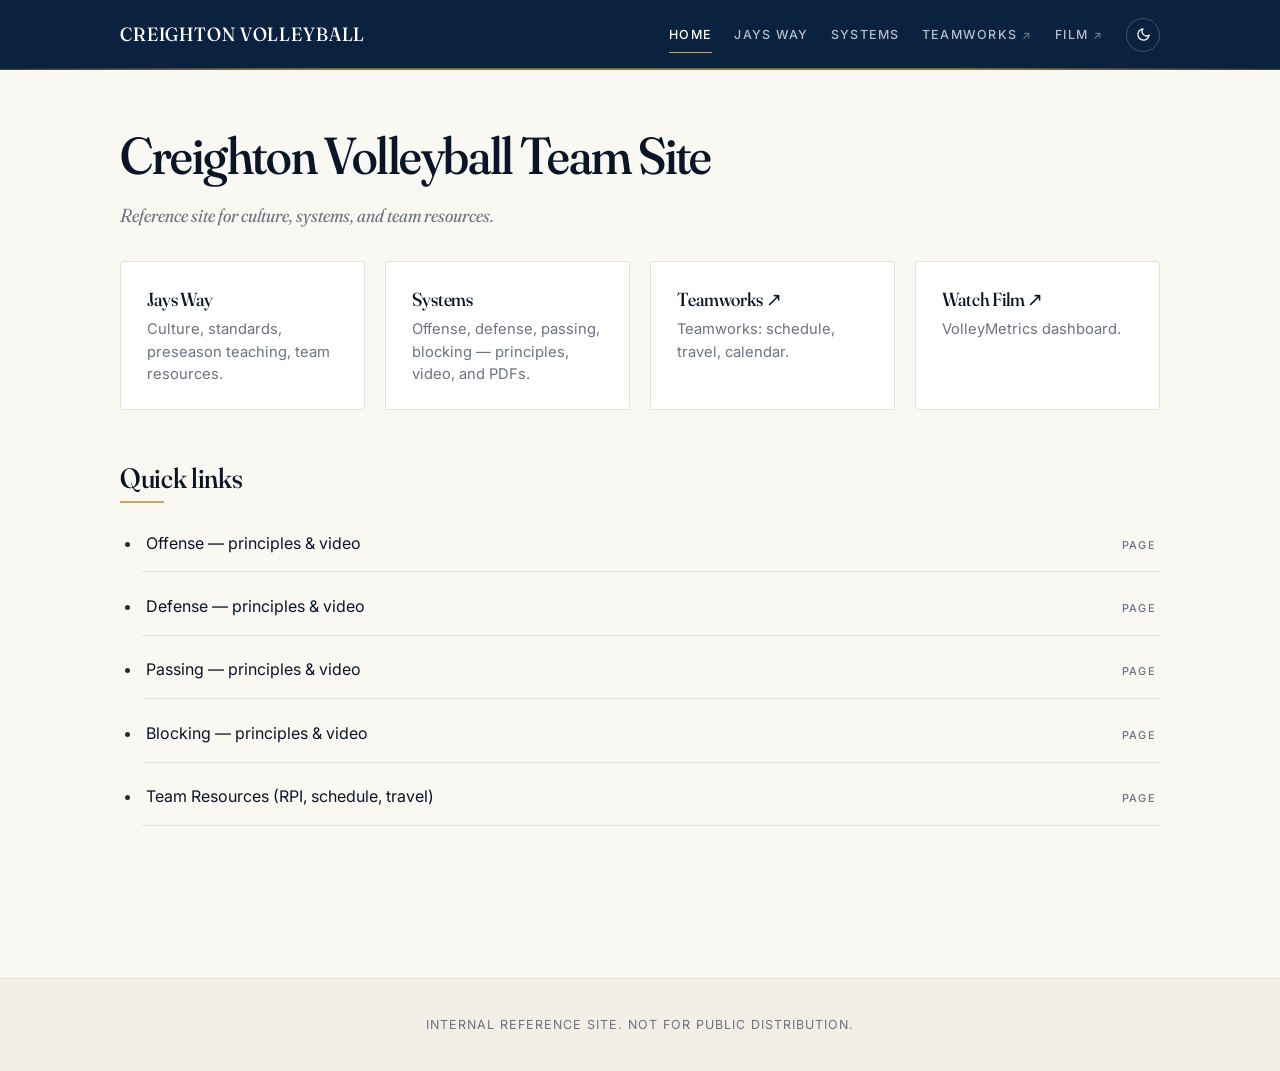
<file: index.html>
<!doctype html>
<html lang="en">
<head>
<meta charset="utf-8">
<meta name="viewport" content="width=device-width,initial-scale=1">
<title>Creighton Volleyball — Team Page</title>
<meta name="robots" content="noindex,nofollow">
<link rel="preconnect" href="https://fonts.googleapis.com">
<link rel="preconnect" href="https://fonts.gstatic.com" crossorigin>
<link rel="stylesheet" href="style.css">
<script>(function(){try{var s=localStorage.getItem('cu-vb-theme');var p=window.matchMedia('(prefers-color-scheme: dark)').matches;document.documentElement.setAttribute('data-theme',s||(p?'dark':'light'));}catch(e){}})();</script>
</head>
<body>

<header class="site-header">
  <div class="wrap">
    <a href="index.html" class="brand">Creighton Volleyball</a>
    <div class="nav-right">
      <nav class="site-nav" aria-label="Primary">
        <a href="index.html" class="active">Home</a>
        <a href="jays-way.html">Jays Way</a>
        <a href="systems.html">Systems</a>
        <a href="https://creighton.teamworksapp.com/calendar/view" class="ext" target="_blank" rel="noopener">Teamworks</a>
        <a href="https://portal.volleymetrics.hudl.com/#/portal/dashboard" class="ext" target="_blank" rel="noopener">Film</a>
      </nav>
      <button class="theme-toggle" type="button" aria-label="Toggle dark mode" title="Toggle theme">
        <svg class="icon-moon" viewBox="0 0 24 24" fill="none" stroke="currentColor" stroke-width="2" stroke-linecap="round" stroke-linejoin="round" aria-hidden="true"><path d="M21 12.79A9 9 0 1 1 11.21 3 7 7 0 0 0 21 12.79z"/></svg>
        <svg class="icon-sun" viewBox="0 0 24 24" fill="none" stroke="currentColor" stroke-width="2" stroke-linecap="round" stroke-linejoin="round" aria-hidden="true"><circle cx="12" cy="12" r="4"/><path d="M12 2v2M12 20v2M4.93 4.93l1.41 1.41M17.66 17.66l1.41 1.41M2 12h2M20 12h2M4.93 19.07l1.41-1.41M17.66 6.34l1.41-1.41"/></svg>
      </button>
    </div>
  </div>
</header>

<main>
  <h1>Creighton Volleyball Team Site</h1>
  <p class="lede">Reference site for culture, systems, and team resources.</p>

  <div class="grid">
    <a class="card" href="jays-way.html">
      <h3>Jays Way</h3>
      <p>Culture, standards, preseason teaching, team resources.</p>
    </a>
    <a class="card" href="systems.html">
      <h3>Systems</h3>
      <p>Offense, defense, passing, blocking — principles, video, and PDFs.</p>
    </a>
    <a class="card" href="https://creighton.teamworksapp.com/calendar/view" target="_blank" rel="noopener">
      <h3>Teamworks ↗</h3>
      <p>Teamworks: schedule, travel, calendar.</p>
    </a>
    <a class="card" href="https://portal.volleymetrics.hudl.com/#/portal/dashboard" target="_blank" rel="noopener">
      <h3>Watch Film ↗</h3>
      <p>VolleyMetrics dashboard.</p>
    </a>
  </div>

  <h2>Quick links</h2>
  <ul class="resources">
    <li><a href="offense.html"><span>Offense — principles & video</span><span class="type">Page</span></a></li>
    <li><a href="defense.html"><span>Defense — principles & video</span><span class="type">Page</span></a></li>
    <li><a href="passing.html"><span>Passing — principles & video</span><span class="type">Page</span></a></li>
    <li><a href="blocking.html"><span>Blocking — principles & video</span><span class="type">Page</span></a></li>
    <li><a href="team-resources.html"><span>Team Resources (RPI, schedule, travel)</span><span class="type">Page</span></a></li>
  </ul>
</main>

<footer class="site-footer">Internal reference site. Not for public distribution.</footer>
<script src="theme.js"></script>
</body>
</html>
</file>
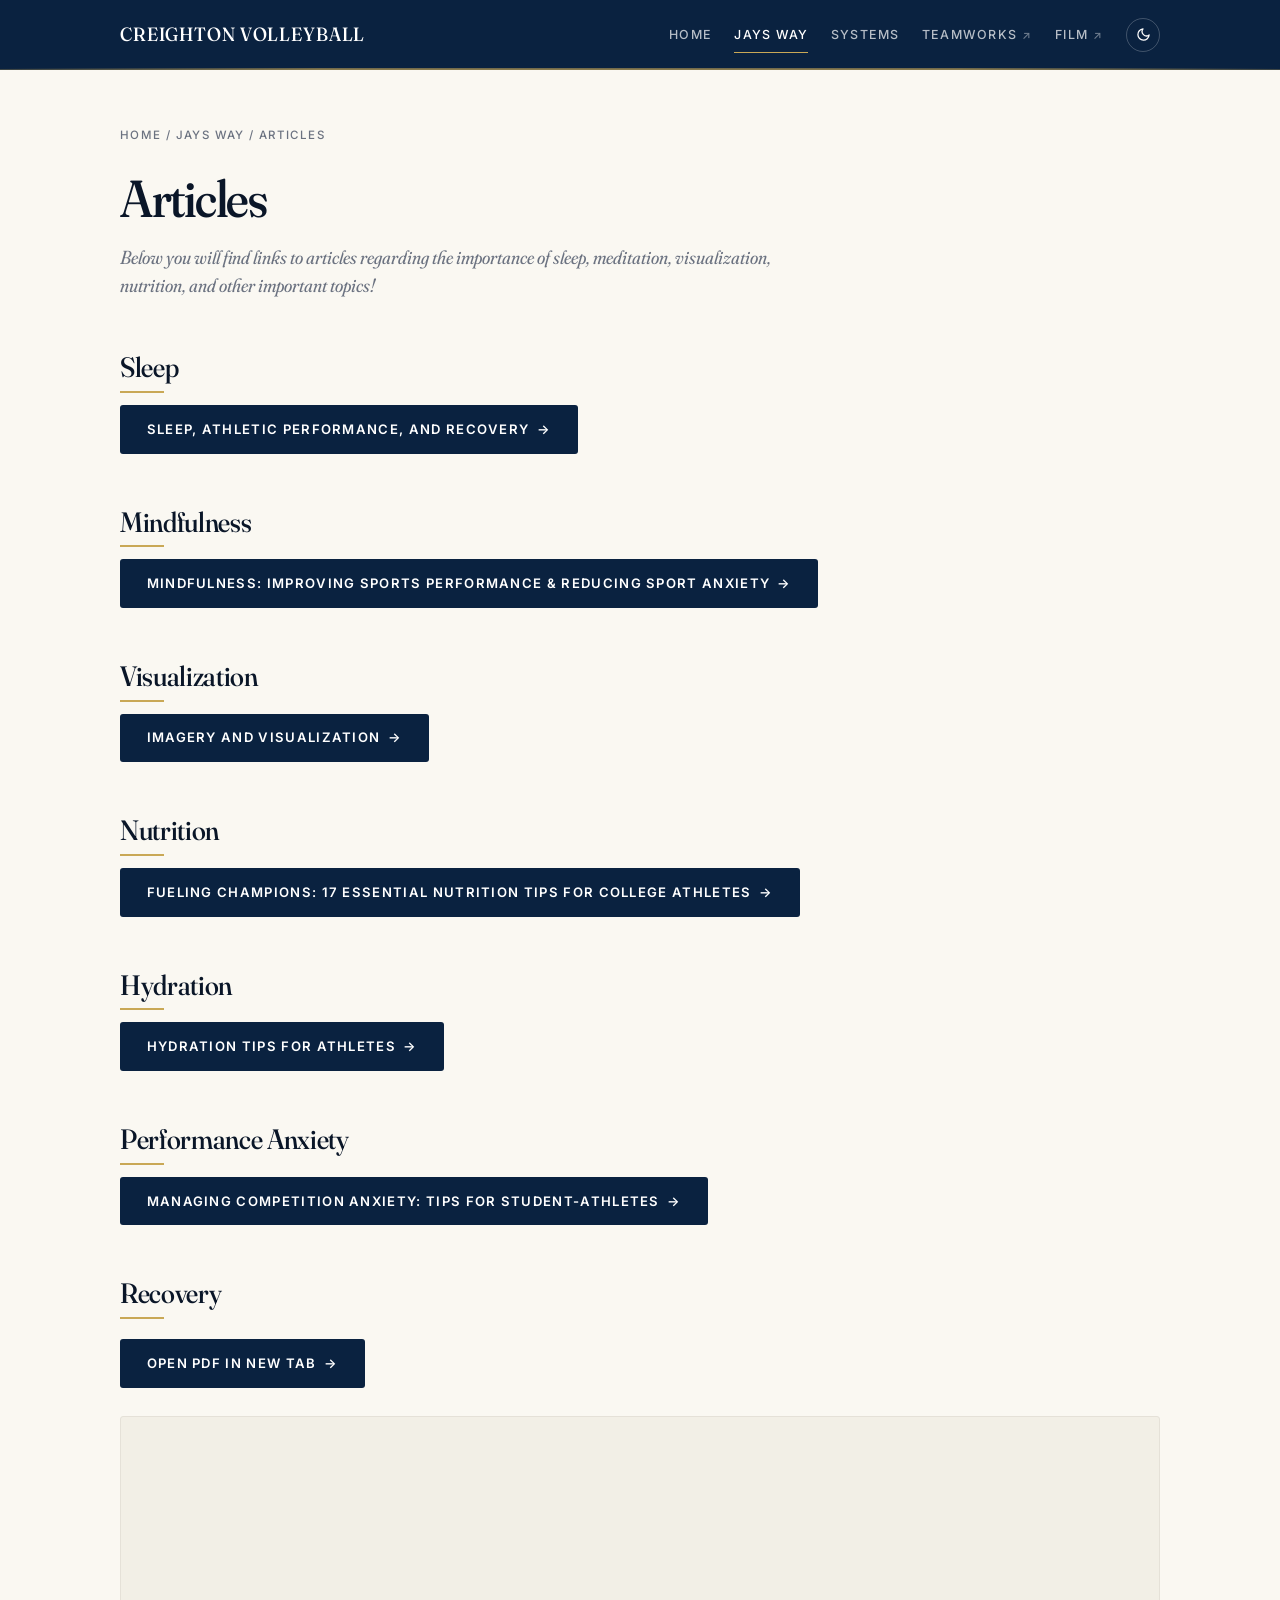
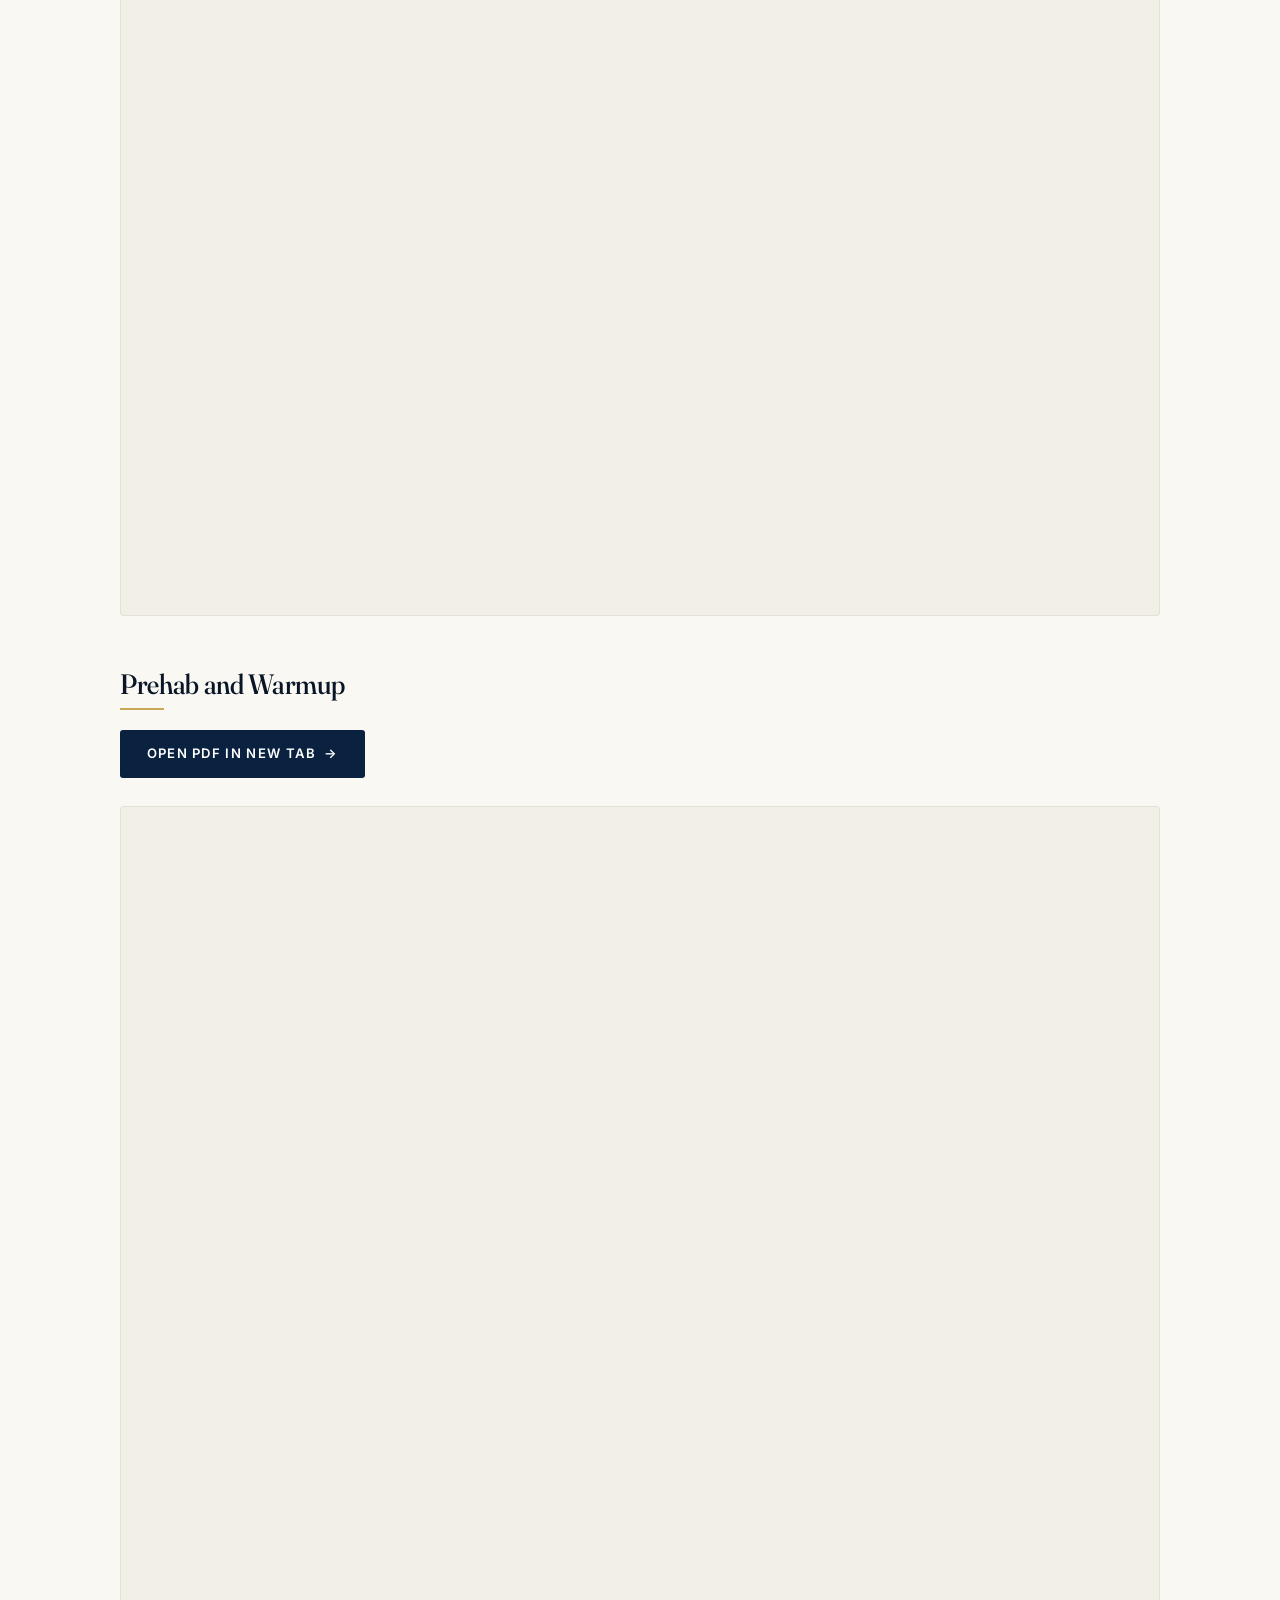
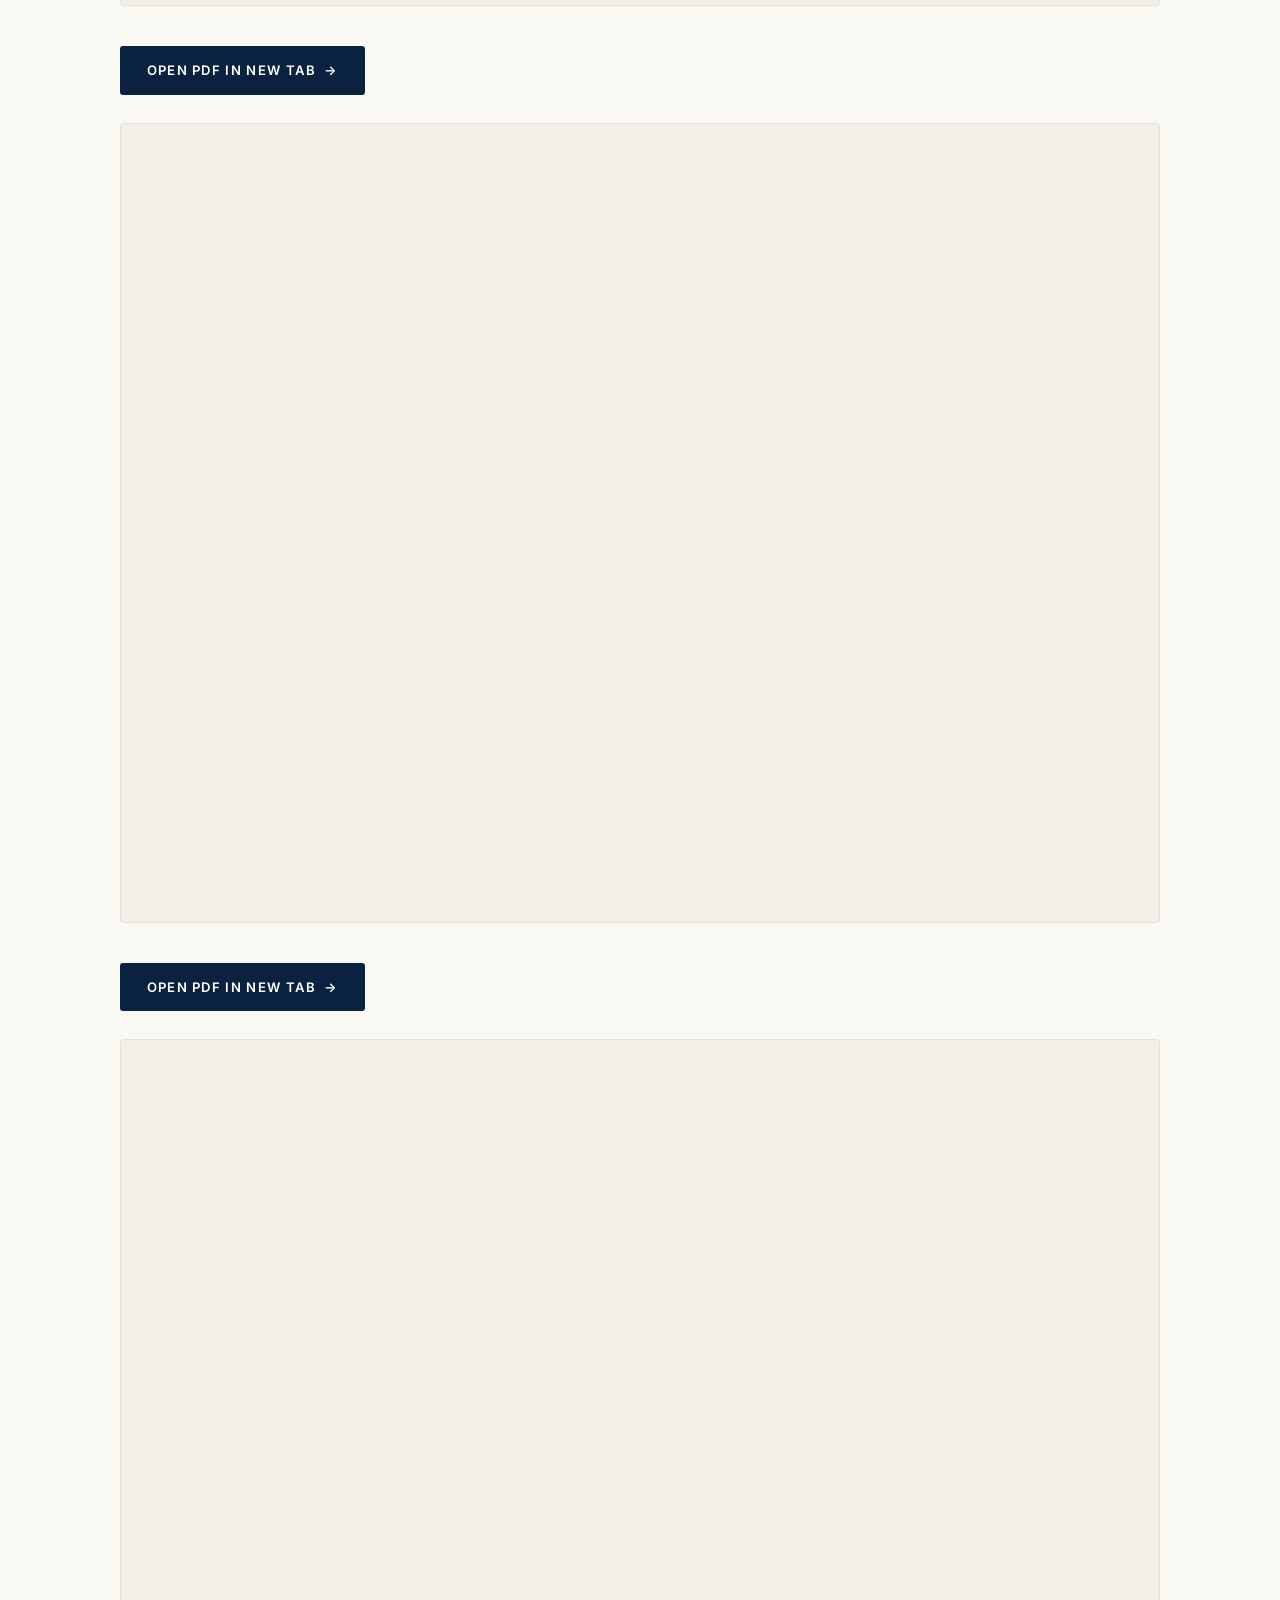
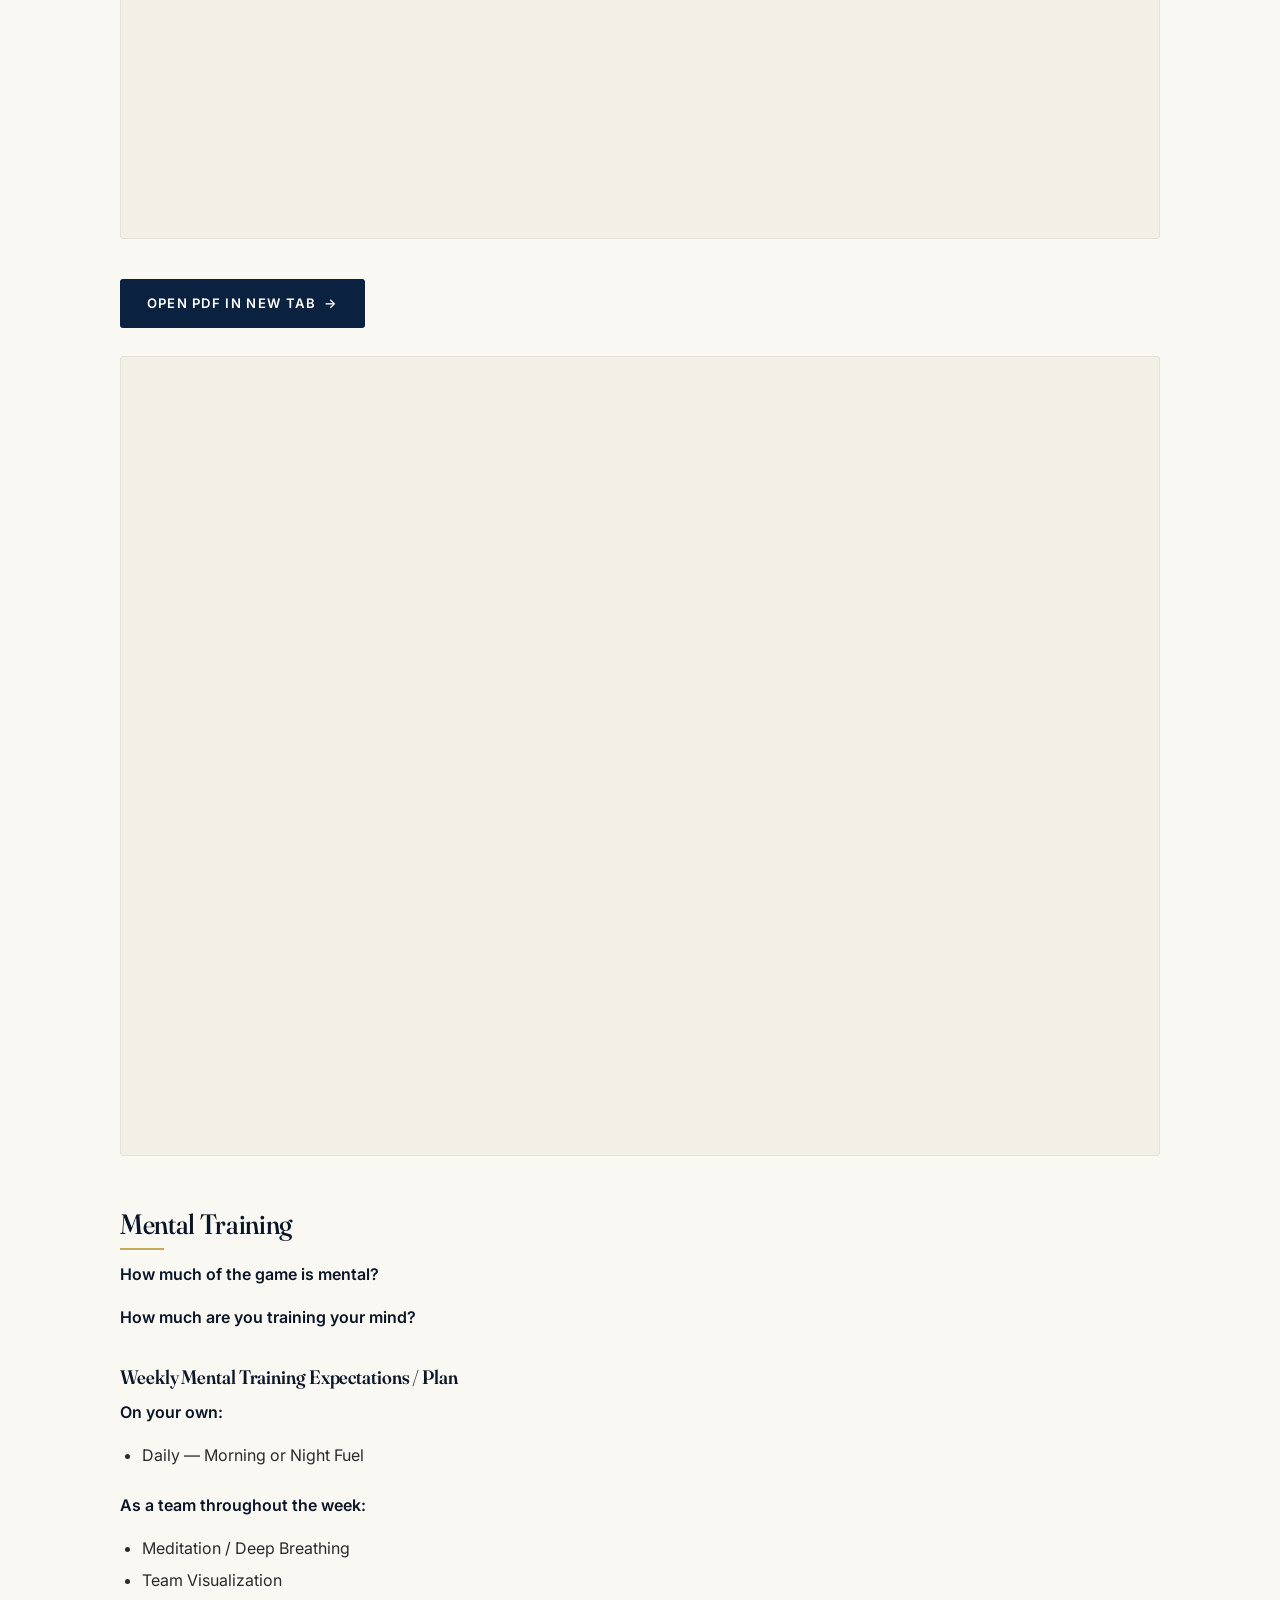
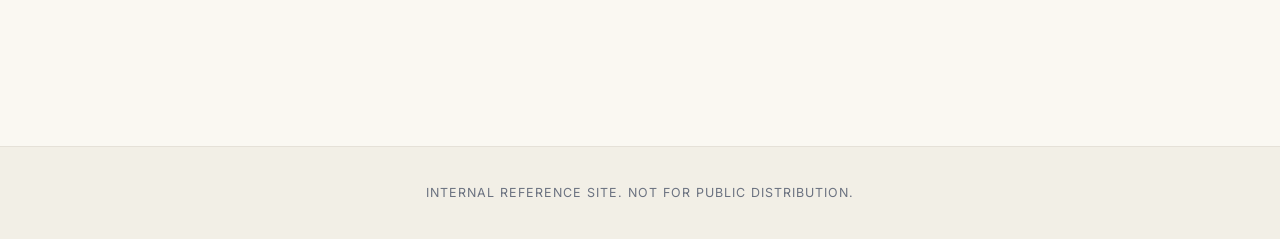
<file: articles.html>
<!doctype html>
<html lang="en">
<head>
<meta charset="utf-8">
<meta name="viewport" content="width=device-width,initial-scale=1">
<title>Articles — Jays Way</title>
<meta name="robots" content="noindex,nofollow">
<link rel="preconnect" href="https://fonts.googleapis.com">
<link rel="preconnect" href="https://fonts.gstatic.com" crossorigin>
<link rel="stylesheet" href="style.css">
<script>(function(){try{var s=localStorage.getItem('cu-vb-theme');var p=window.matchMedia('(prefers-color-scheme: dark)').matches;document.documentElement.setAttribute('data-theme',s||(p?'dark':'light'));}catch(e){}})();</script>
</head>
<body>

<header class="site-header">
  <div class="wrap">
    <a href="index.html" class="brand">Creighton Volleyball</a>
    <div class="nav-right">
      <nav class="site-nav" aria-label="Primary">
        <a href="index.html">Home</a>
        <a href="jays-way.html"class="active">Jays Way</a>
        <a href="systems.html">Systems</a>
        <a href="https://creighton.teamworksapp.com/calendar/view" class="ext" target="_blank" rel="noopener">Teamworks</a>
        <a href="https://portal.volleymetrics.hudl.com/#/portal/dashboard" class="ext" target="_blank" rel="noopener">Film</a>
      </nav>
      <button class="theme-toggle" type="button" aria-label="Toggle dark mode" title="Toggle theme">
        <svg class="icon-moon" viewBox="0 0 24 24" fill="none" stroke="currentColor" stroke-width="2" stroke-linecap="round" stroke-linejoin="round" aria-hidden="true"><path d="M21 12.79A9 9 0 1 1 11.21 3 7 7 0 0 0 21 12.79z"/></svg>
        <svg class="icon-sun" viewBox="0 0 24 24" fill="none" stroke="currentColor" stroke-width="2" stroke-linecap="round" stroke-linejoin="round" aria-hidden="true"><circle cx="12" cy="12" r="4"/><path d="M12 2v2M12 20v2M4.93 4.93l1.41 1.41M17.66 17.66l1.41 1.41M2 12h2M20 12h2M4.93 19.07l1.41-1.41M17.66 6.34l1.41-1.41"/></svg>
      </button>
    </div>
  </div>
</header>

<main>
  <p class="crumbs"><a href="index.html">Home</a> / <a href="jays-way.html">Jays Way</a> / Articles</p>

  <h1>Articles</h1>
  <p class="lede">Below you will find links to articles regarding the importance of sleep, meditation, visualization, nutrition, and other important topics!</p>

  <h2>Sleep</h2>
  <div class="btn-stack">
    <a class="btn" href="assets/pdf/Sleep_Athletic_Performance_and_Recovery.pdf" target="_blank" rel="noopener">Sleep, Athletic Performance, and Recovery</a>
  </div>  
  
  <h2>Mindfulness</h2>
  <div class="btn-stack">
    <a class="btn" href="assets/pdf/Mindfulness.pdf" target="_blank" rel="noopener">Mindfulness: Improving Sports Performance & Reducing Sport Anxiety</a>
  </div>

  <h2>Visualization</h2>
  <div class="btn-stack">
    <a class="btn" href="assets/pdf/Sport_Imagery_Training.pdf" target="_blank" rel="noopener">Imagery and Visualization</a>
  </div>

  <h2>Nutrition</h2>
  <div class="btn-stack">
    <a class="btn" href="assets/pdf/fueling-champions.pdf" target="_blank" rel="noopener">Fueling Champions: 17 Essential Nutrition Tips for College Athletes</a>
  </div>

  <h2>Hydration</h2>
  <div class="btn-stack">
    <a class="btn" href="assets/pdf/hydration.pdf" target="_blank" rel="noopener">Hydration Tips for Athletes</a>
  </div>

  <h2>Performance Anxiety</h2>
  <div class="btn-stack">
    <a class="btn" href="assets/pdf/performance-anxiety.pdf" target="_blank" rel="noopener">Managing Competition Anxiety: Tips for Student-Athletes</a>
  </div>
  
  <h2>Recovery</h2>
  <a class="btn" href="assets/pdf/recovery-packet.pdf" target="_blank" rel="noopener">Open PDF in new tab</a>
  <div class="pdf-embed">
    <iframe src="assets/pdf/recovery-packet.pdf" title="Recovery Packet PDF"></iframe>
  </div>

  <h2>Prehab and Warmup</h2>
  
  <a class="btn" href="assets/pdf/ankle-prehab-and-warmup.pdf" target="_blank" rel="noopener">Open PDF in new tab</a>
  <div class="pdf-embed">
    <iframe src="assets/pdf/ankle-prehab-and-warmup.pdf" title="Ankle Prehab and Warmup"></iframe>
  </div>

  <a class="btn" href="assets/pdf/knee-prehab-and-warmup.pdf" target="_blank" rel="noopener">Open PDF in new tab</a>
  <div class="pdf-embed">
    <iframe src="assets/pdf/knee-prehab-and-warmup.pdf" title="Knee Prehab and Warmup"></iframe>
  </div>

  <a class="btn" href="assets/pdf/shoulder-prehab-and-warmup.pdf" target="_blank" rel="noopener">Open PDF in new tab</a>
  <div class="pdf-embed">
    <iframe src="assets/pdf/shoulder-prehab-and-warmup.pdf" title="Shoulder Prehab and Warmup"></iframe>
  </div>

  <a class="btn" href="assets/pdf/shin-splints.pdf" target="_blank" rel="noopener">Open PDF in new tab</a>
  <div class="pdf-embed">
    <iframe src="assets/pdf/shin-splints.pdf" title="Shin Splints"></iframe>  
  </div>

  <h2>Mental Training</h2>

  <p><strong>How much of the game is mental?</strong></p>
  <p><strong>How much are you training your mind?</strong></p>

  <h3>Weekly Mental Training Expectations / Plan</h3>

  <p><strong>On your own:</strong></p>
  <ul>
    <li>Daily — Morning or Night Fuel</li>
  </ul>

  <p><strong>As a team throughout the week:</strong></p>
  <ul>
    <li>Meditation / Deep Breathing</li>
    <li>Team Visualization</li>
  </ul>        
</main>

<footer class="site-footer">Internal reference site. Not for public distribution.</footer>
<script src="theme.js"></script>
</body>
</html>
</file>
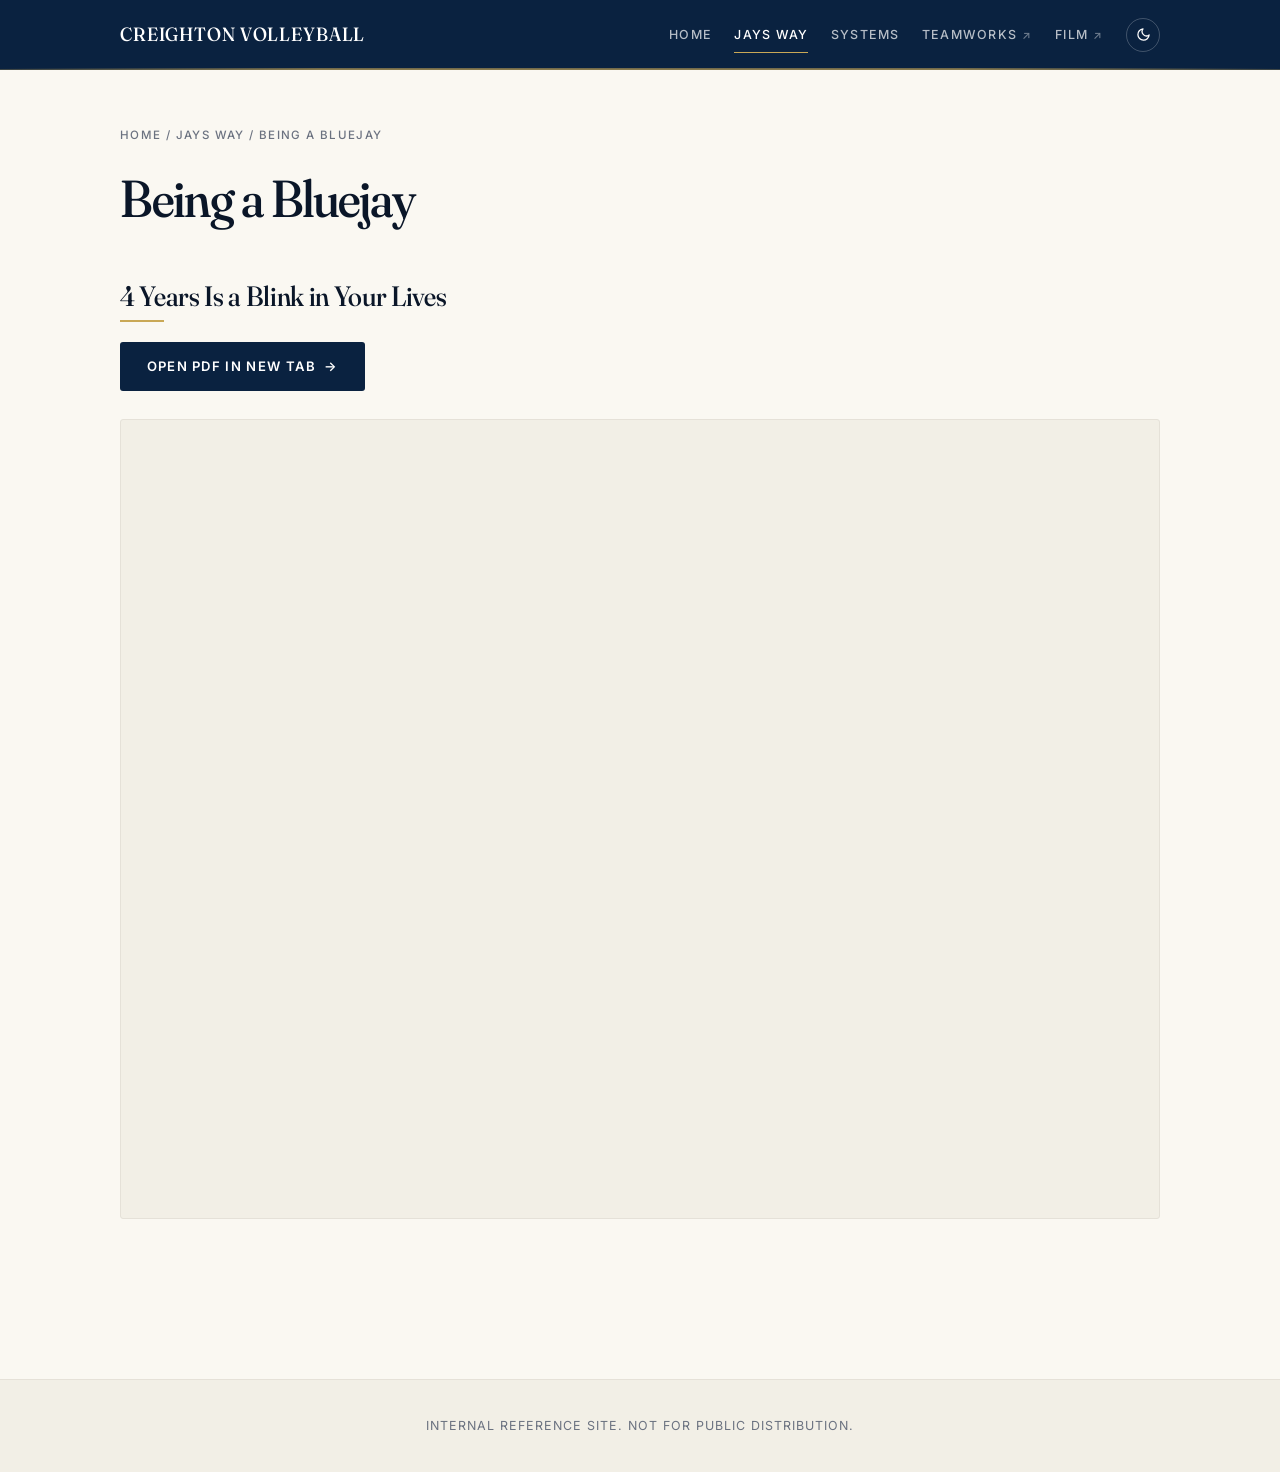
<file: being-a-bluejay.html>
<!doctype html>
<html lang="en">
<head>
<meta charset="utf-8">
<meta name="viewport" content="width=device-width,initial-scale=1">
<title>Being a Bluejay — Jays Way</title>
<meta name="robots" content="noindex,nofollow">
<link rel="preconnect" href="https://fonts.googleapis.com">
<link rel="preconnect" href="https://fonts.gstatic.com" crossorigin>
<link rel="stylesheet" href="style.css">
<script>(function(){try{var s=localStorage.getItem('cu-vb-theme');var p=window.matchMedia('(prefers-color-scheme: dark)').matches;document.documentElement.setAttribute('data-theme',s||(p?'dark':'light'));}catch(e){}})();</script>
</head>
<body>

<header class="site-header">
  <div class="wrap">
    <a href="index.html" class="brand">Creighton Volleyball</a>
    <div class="nav-right">
      <nav class="site-nav" aria-label="Primary">
        <a href="index.html">Home</a>
        <a href="jays-way.html"class="active">Jays Way</a>
        <a href="systems.html">Systems</a>
        <a href="https://creighton.teamworksapp.com/calendar/view" class="ext" target="_blank" rel="noopener">Teamworks</a>
        <a href="https://portal.volleymetrics.hudl.com/#/portal/dashboard" class="ext" target="_blank" rel="noopener">Film</a>
      </nav>
      <button class="theme-toggle" type="button" aria-label="Toggle dark mode" title="Toggle theme">
        <svg class="icon-moon" viewBox="0 0 24 24" fill="none" stroke="currentColor" stroke-width="2" stroke-linecap="round" stroke-linejoin="round" aria-hidden="true"><path d="M21 12.79A9 9 0 1 1 11.21 3 7 7 0 0 0 21 12.79z"/></svg>
        <svg class="icon-sun" viewBox="0 0 24 24" fill="none" stroke="currentColor" stroke-width="2" stroke-linecap="round" stroke-linejoin="round" aria-hidden="true"><circle cx="12" cy="12" r="4"/><path d="M12 2v2M12 20v2M4.93 4.93l1.41 1.41M17.66 17.66l1.41 1.41M2 12h2M20 12h2M4.93 19.07l1.41-1.41M17.66 6.34l1.41-1.41"/></svg>
      </button>
    </div>
  </div>
</header>

<main>
  <p class="crumbs"><a href="index.html">Home</a> / <a href="jays-way.html">Jays Way</a> / Being a Bluejay</p>

  <h1>Being a Bluejay</h1>

  <h2>4 Years Is a Blink in Your Lives</h2>
  <a class="btn" href="assets/pdf/four-years-blink.pdf" target="_blank" rel="noopener">Open PDF in new tab</a>
  <div class="pdf-embed">
    <iframe src="assets/pdf/four-years-blink.pdf" title="4 Years Is a Blink in Your Lives"></iframe>
  </div>
</main>

<footer class="site-footer">Internal reference site. Not for public distribution.</footer>
<script src="theme.js"></script>
</body>
</html>
</file>
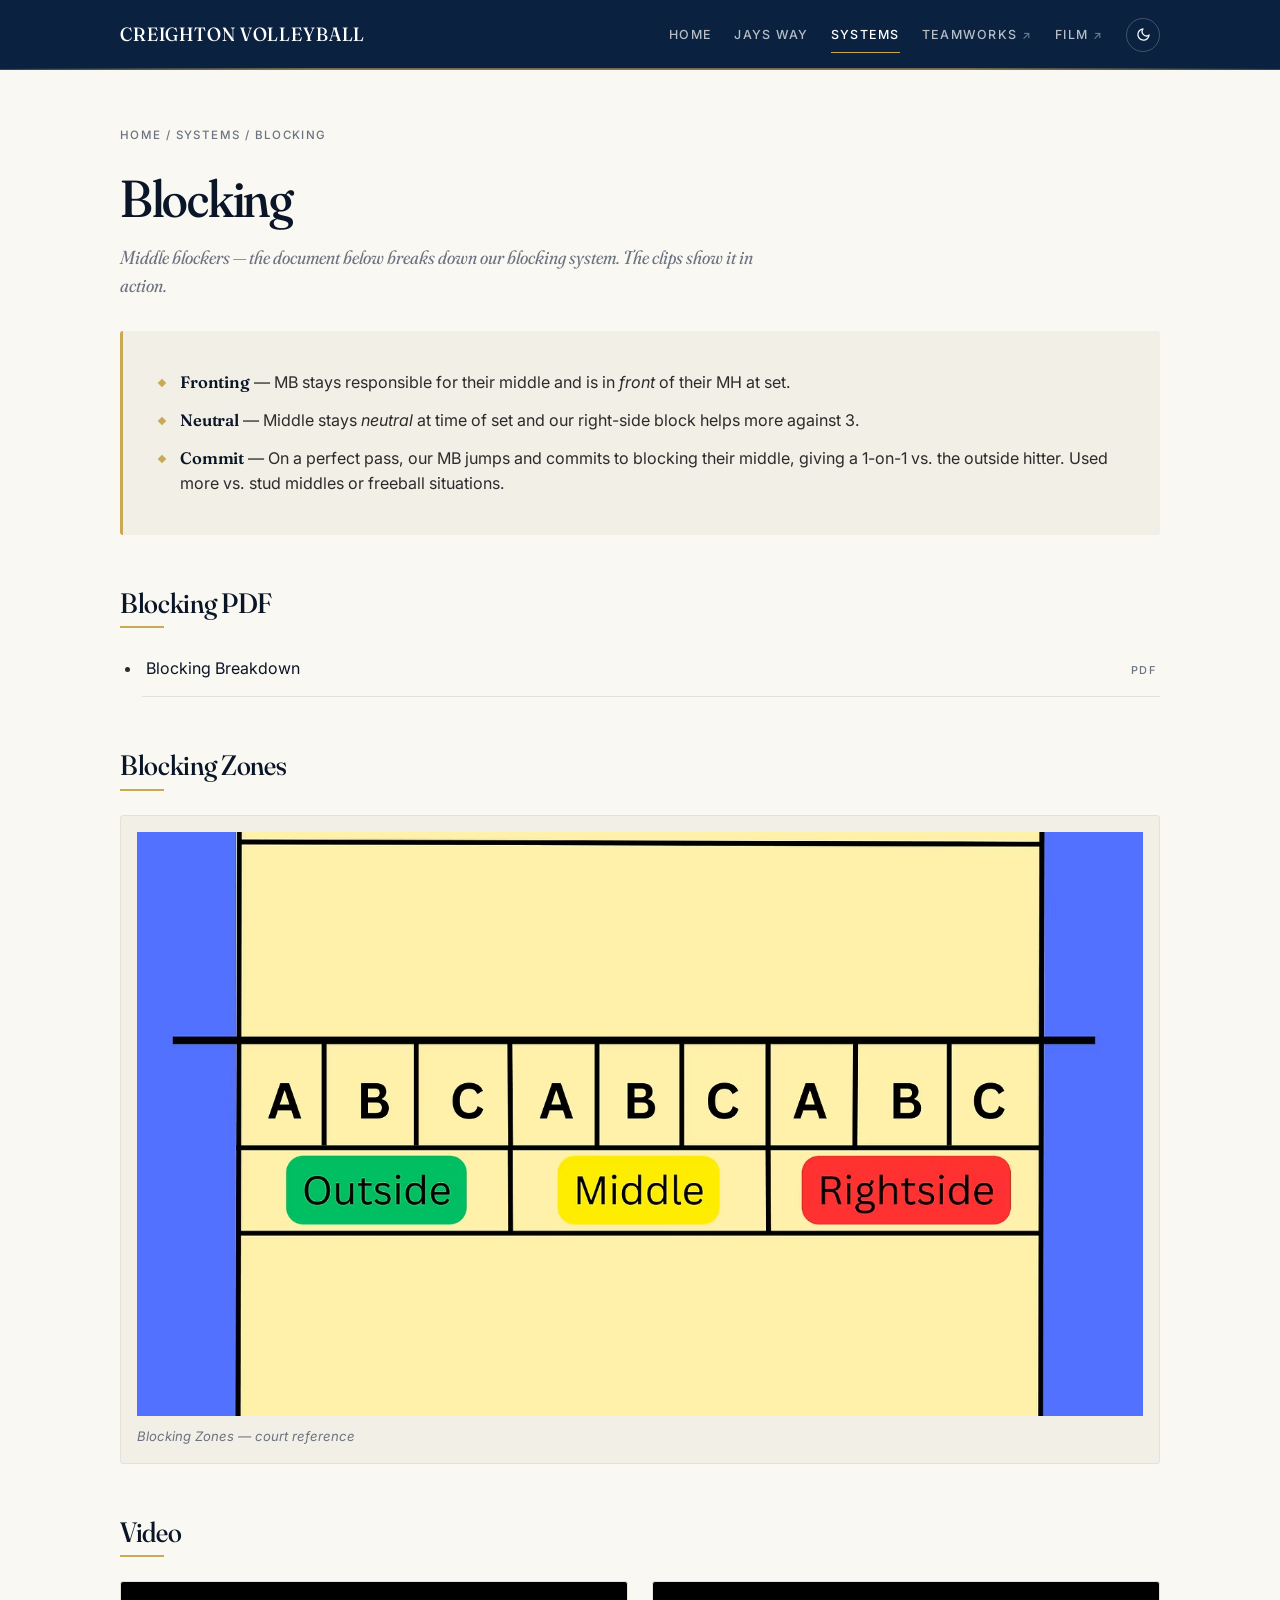
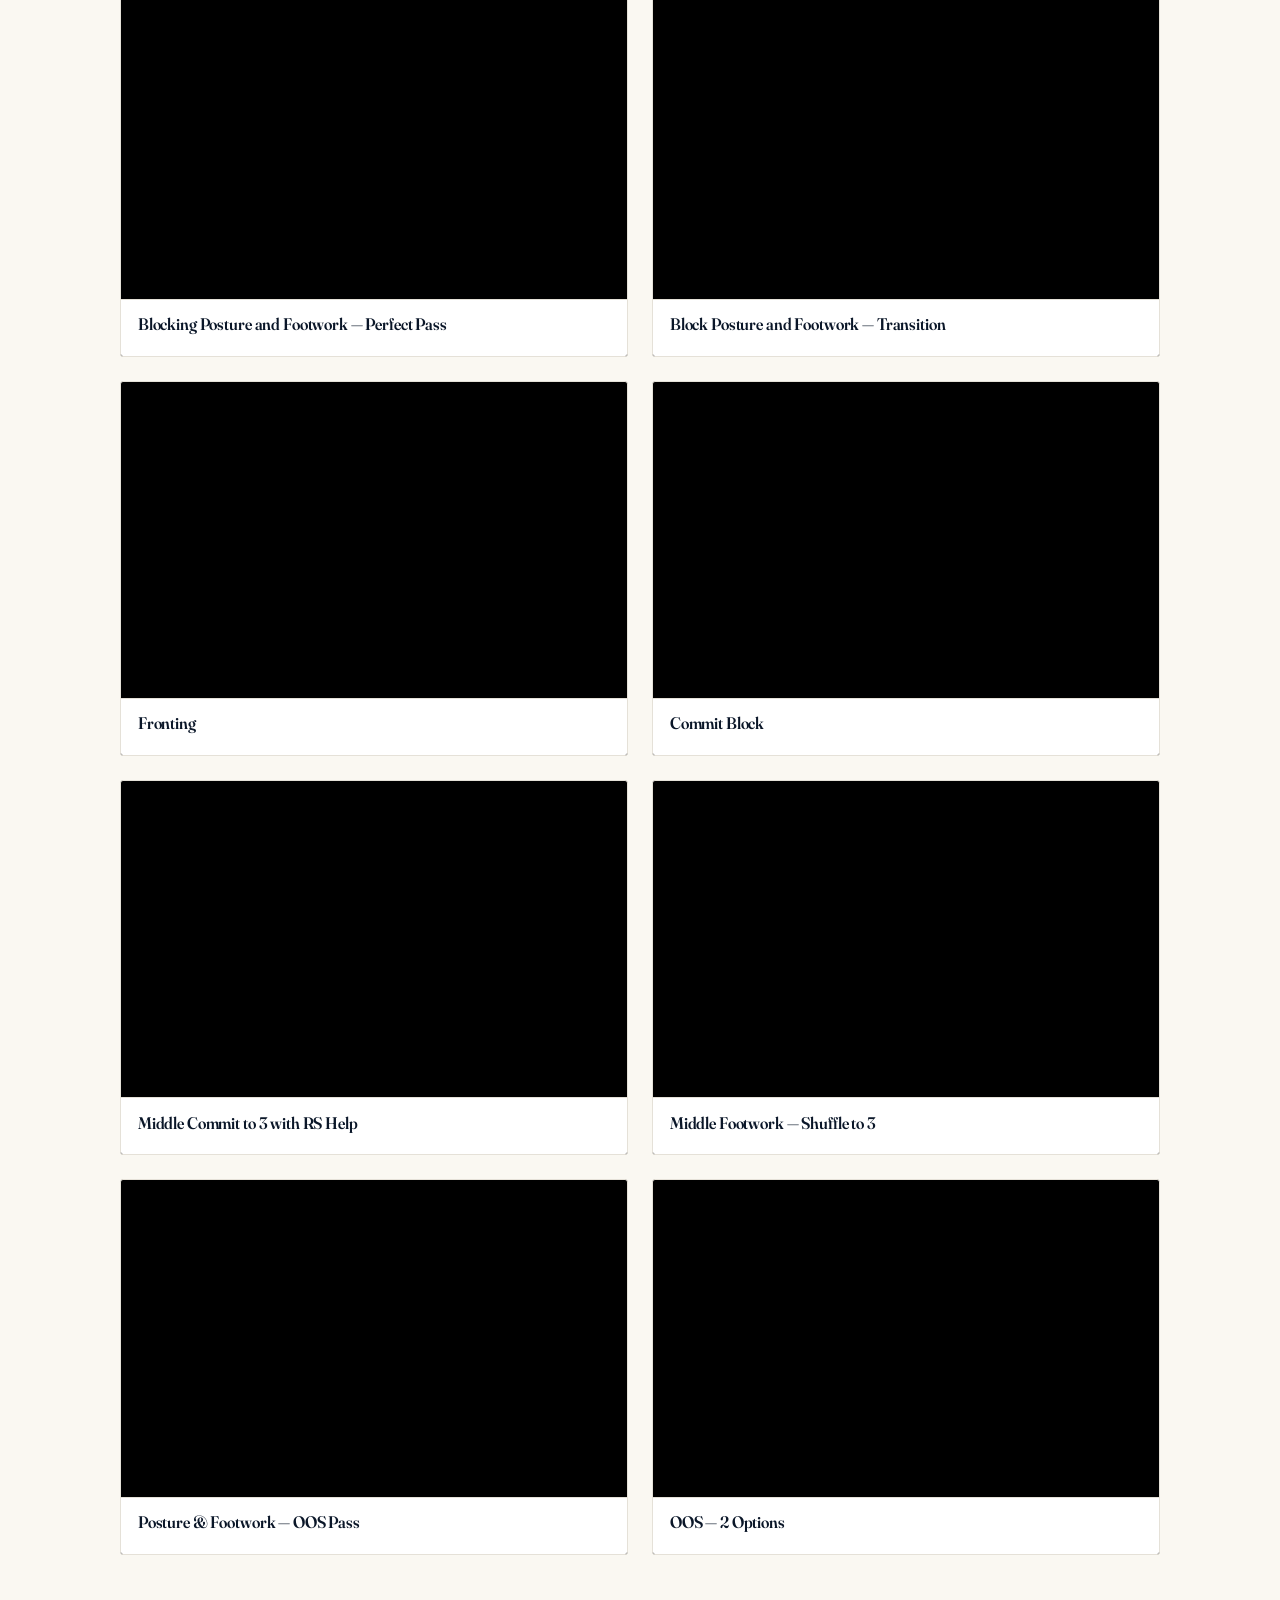
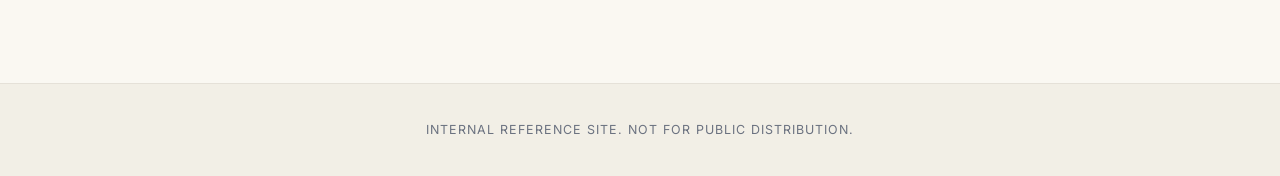
<file: blocking.html>
<!doctype html>
<html lang="en">
<head>
<meta charset="utf-8">
<meta name="viewport" content="width=device-width,initial-scale=1">
<title>Blocking — Systems</title>
<meta name="robots" content="noindex,nofollow">
<link rel="preconnect" href="https://fonts.googleapis.com">
<link rel="preconnect" href="https://fonts.gstatic.com" crossorigin>
<link rel="stylesheet" href="style.css">
<script>(function(){try{var s=localStorage.getItem('cu-vb-theme');var p=window.matchMedia('(prefers-color-scheme: dark)').matches;document.documentElement.setAttribute('data-theme',s||(p?'dark':'light'));}catch(e){}})();</script>
</head>
<body>

<header class="site-header">
  <div class="wrap">
    <a href="index.html" class="brand">Creighton Volleyball</a>
    <div class="nav-right">
      <nav class="site-nav" aria-label="Primary">
        <a href="index.html">Home</a>
        <a href="jays-way.html">Jays Way</a>
        <a href="systems.html"class="active">Systems</a>
        <a href="https://creighton.teamworksapp.com/calendar/view" class="ext" target="_blank" rel="noopener">Teamworks</a>
        <a href="https://portal.volleymetrics.hudl.com/#/portal/dashboard" class="ext" target="_blank" rel="noopener">Film</a>
      </nav>
      <button class="theme-toggle" type="button" aria-label="Toggle dark mode" title="Toggle theme">
        <svg class="icon-moon" viewBox="0 0 24 24" fill="none" stroke="currentColor" stroke-width="2" stroke-linecap="round" stroke-linejoin="round" aria-hidden="true"><path d="M21 12.79A9 9 0 1 1 11.21 3 7 7 0 0 0 21 12.79z"/></svg>
        <svg class="icon-sun" viewBox="0 0 24 24" fill="none" stroke="currentColor" stroke-width="2" stroke-linecap="round" stroke-linejoin="round" aria-hidden="true"><circle cx="12" cy="12" r="4"/><path d="M12 2v2M12 20v2M4.93 4.93l1.41 1.41M17.66 17.66l1.41 1.41M2 12h2M20 12h2M4.93 19.07l1.41-1.41M17.66 6.34l1.41-1.41"/></svg>
      </button>
    </div>
  </div>
</header>

<main>
  <p class="crumbs"><a href="index.html">Home</a> / <a href="systems.html">Systems</a> / Blocking</p>

  <h1>Blocking</h1>
  <p class="lede">Middle blockers — the document below breaks down our blocking system. The clips show it in action.</p>

  <div class="principles">
    <ul>
      <li><strong>Fronting</strong> — MB stays responsible for their middle and is in <em>front</em> of their MH at set.</li>
      <li><strong>Neutral</strong> — Middle stays <em>neutral</em> at time of set and our right-side block helps more against 3.</li>
      <li><strong>Commit</strong> — On a perfect pass, our MB jumps and commits to blocking their middle, giving a 1-on-1 vs. the outside hitter. Used more vs. stud middles or freeball situations.</li>
    </ul>
  </div>

  <h2>Blocking PDF</h2>
  <ul class="resources">
    <li><a href="assets/pdf/blocking-breakdown.pdf" target="_blank" rel="noopener"><span>Blocking Breakdown</span><span class="type">PDF</span></a></li>
  </ul>

  <h2>Blocking Zones</h2>
  <figure class="diagram">
    <img src="assets/img/blocking-zones.png" alt="Blocking zones diagram">
    <figcaption>Blocking Zones — court reference</figcaption>
  </figure>

  <!-- VIDEO — Google Drive embed.
       Replace DRIVE_FILE_ID in each iframe src with the actual file ID from Drive. -->
  <h2>Video</h2>
  <div class="videos">

    <div class="video">
      <div class="frame">
        <div class="frame"><iframe src="https://drive.google.com/file/d/154UinEabff3IjXuVlHSyUFM1Q9THlnNc/preview" allow="autoplay" allowfullscreen></iframe></div>
      </div>
      <div class="meta">
        <h4>Blocking Posture and Footwork — Perfect Pass</h4>
        <p></p>
      </div>
    </div>

    <div class="video">
      <div class="frame">
        <div class="frame"><iframe src="https://drive.google.com/file/d/12keqhcNTju7VF5zofAH1FYbWSHMfVZUI/preview" allow="autoplay" allowfullscreen></iframe></div>
      </div>
      <div class="meta">
        <h4>Block Posture and Footwork — Transition</h4>
        <p></p>
      </div>
    </div>

    <div class="video">
      <div class="frame">
        <div class="frame"><iframe src="https://drive.google.com/file/d/1B3QPrLZs1K1KkldbbueSdZXFSKFIpEIG/preview" allow="autoplay" allowfullscreen></iframe></div>
      </div>
      <div class="meta">
        <h4>Fronting</h4>
        <p></p>
      </div>
    </div>

    <div class="video">
      <div class="frame">
        <div class="frame"><iframe src="https://drive.google.com/file/d/1G-dZ_tRz0X_iVzImW0BZydwZUvM3MeG1/preview" allow="autoplay" allowfullscreen></iframe></div>
      </div>
      <div class="meta">
        <h4>Commit Block</h4>
        <p></p>
      </div>
    </div>

    <div class="video">
      <div class="frame">
       <div class="frame"><iframe src="https://drive.google.com/file/d/1ROLRYbW9QxWf_eNvNUqS9WCye64hRq_v/preview" allow="autoplay" allowfullscreen></iframe></div>
      </div>
      <div class="meta">
        <h4>Middle Commit to 3 with RS Help</h4>
        <p></p>
      </div>
    </div>

    <div class="video">
      <div class="frame">
        <div class="frame"><iframe src="https://drive.google.com/file/d/11-UXyeG1HPBrxBucS4HskNVibaazeEqU/preview" allow="autoplay" allowfullscreen></iframe></div>
      </div>
      <div class="meta">
        <h4>Middle Footwork — Shuffle to 3</h4>
        <p></p>
      </div>
    </div>

    <div class="video">
      <div class="frame">
        <div class="frame"><iframe src="https://drive.google.com/file/d/1h86o6wmZ-XtMfaAcKiCmHLGNt4bfH0s7/preview" allow="autoplay" allowfullscreen></iframe></div>
      </div>
      <div class="meta">
        <h4>Posture &amp; Footwork — OOS Pass</h4>
        <p></p>
      </div>
    </div>

    <div class="video">
      <div class="frame">
        <div class="frame"><iframe src="https://drive.google.com/file/d/1UhCLf0K5F_2LqBo9CoJc3CaTvM5TzYzQ/preview" allow="autoplay" allowfullscreen></iframe></div>
      </div>
      <div class="meta">
        <h4>OOS — 2 Options</h4>
        <p></p>
      </div>
    </div>

  </div>
</main>

<footer class="site-footer">Internal reference site. Not for public distribution.</footer>
<script src="theme.js"></script>
</body>
</html>
</file>
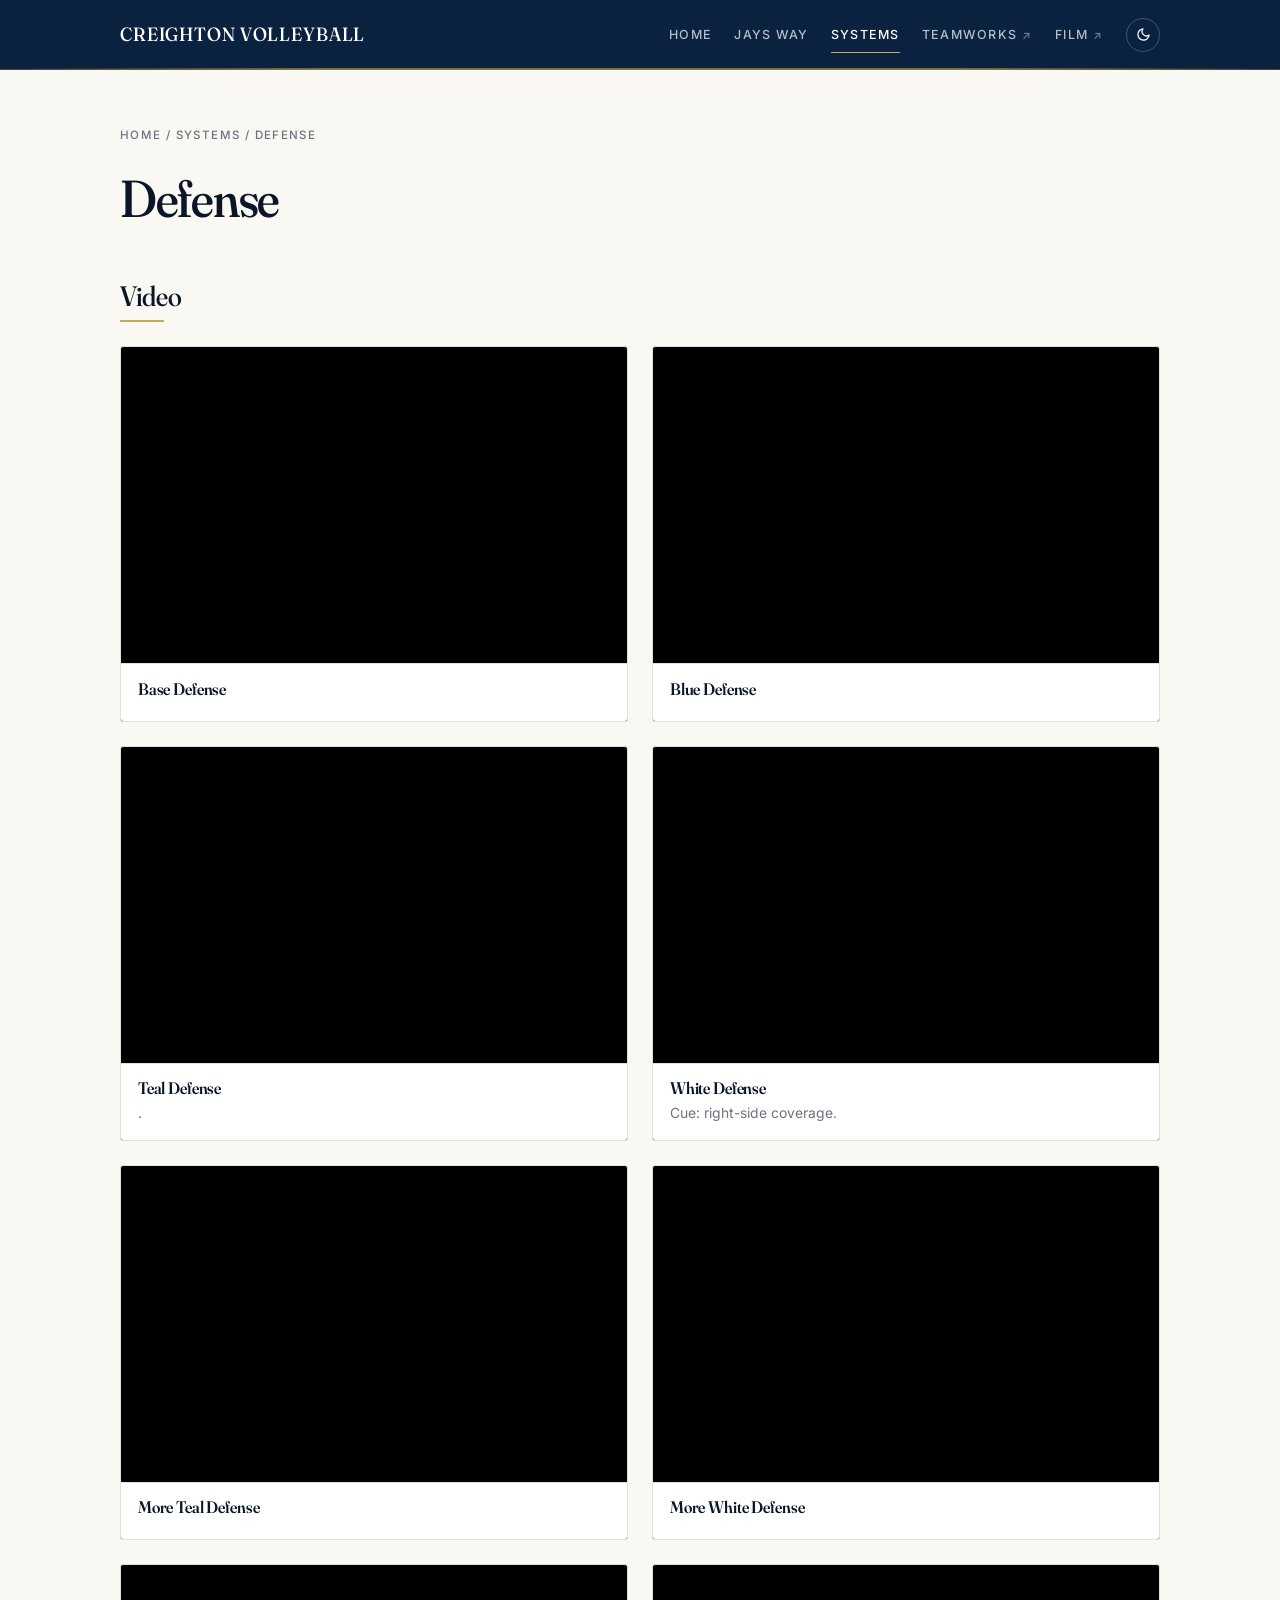
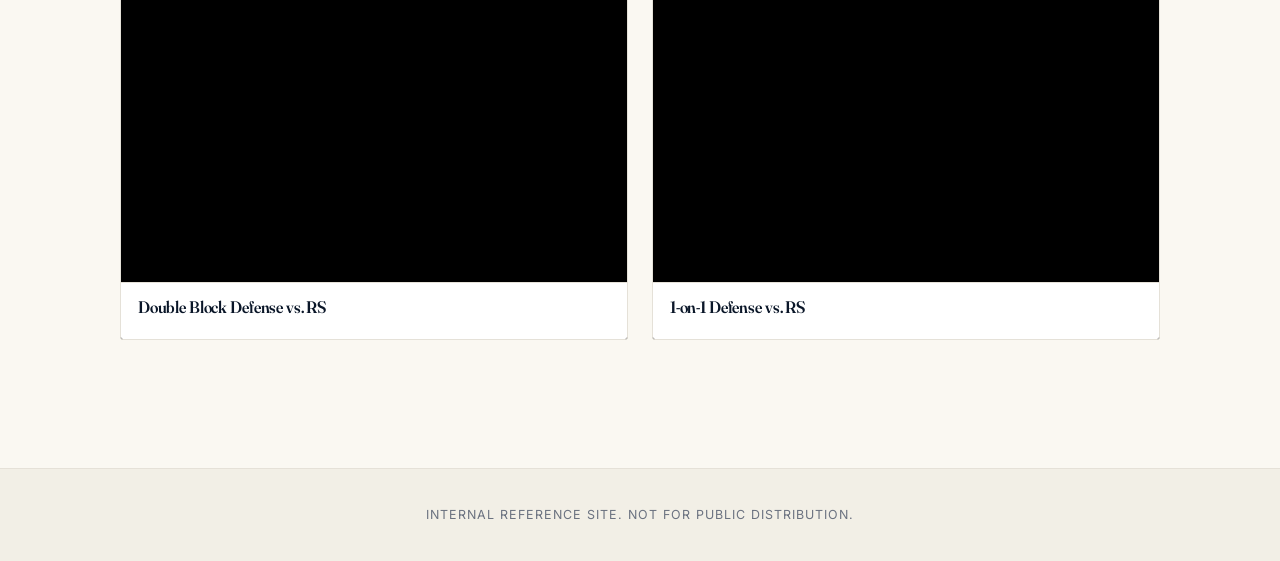
<file: defense.html>
<!doctype html>
<html lang="en">
<head>
<meta charset="utf-8">
<meta name="viewport" content="width=device-width,initial-scale=1">
<title>Defense — Systems</title>
<meta name="robots" content="noindex,nofollow">
<link rel="preconnect" href="https://fonts.googleapis.com">
<link rel="preconnect" href="https://fonts.gstatic.com" crossorigin>
<link rel="stylesheet" href="style.css">
<script>(function(){try{var s=localStorage.getItem('cu-vb-theme');var p=window.matchMedia('(prefers-color-scheme: dark)').matches;document.documentElement.setAttribute('data-theme',s||(p?'dark':'light'));}catch(e){}})();</script>
</head>
<body>

<header class="site-header">
  <div class="wrap">
    <a href="index.html" class="brand">Creighton Volleyball</a>
    <div class="nav-right">
      <nav class="site-nav" aria-label="Primary">
        <a href="index.html">Home</a>
        <a href="jays-way.html">Jays Way</a>
        <a href="systems.html"class="active">Systems</a>
        <a href="https://creighton.teamworksapp.com/calendar/view" class="ext" target="_blank" rel="noopener">Teamworks</a>
        <a href="https://portal.volleymetrics.hudl.com/#/portal/dashboard" class="ext" target="_blank" rel="noopener">Film</a>
      </nav>
      <button class="theme-toggle" type="button" aria-label="Toggle dark mode" title="Toggle theme">
        <svg class="icon-moon" viewBox="0 0 24 24" fill="none" stroke="currentColor" stroke-width="2" stroke-linecap="round" stroke-linejoin="round" aria-hidden="true"><path d="M21 12.79A9 9 0 1 1 11.21 3 7 7 0 0 0 21 12.79z"/></svg>
        <svg class="icon-sun" viewBox="0 0 24 24" fill="none" stroke="currentColor" stroke-width="2" stroke-linecap="round" stroke-linejoin="round" aria-hidden="true"><circle cx="12" cy="12" r="4"/><path d="M12 2v2M12 20v2M4.93 4.93l1.41 1.41M17.66 17.66l1.41 1.41M2 12h2M20 12h2M4.93 19.07l1.41-1.41M17.66 6.34l1.41-1.41"/></svg>
      </button>
    </div>
  </div>
</header>

<main>
  <p class="crumbs"><a href="index.html">Home</a> / <a href="systems.html">Systems</a> / Defense</p>

  <h1>Defense</h1>

  <h2>Video</h2>
  <div class="videos">

    <div class="video">
      <div class="frame"><iframe src="https://drive.google.com/file/d/1rMhJJgzQUwpZ77DMSwXv1kWzmpC6wyxt/preview" allow="autoplay" allowfullscreen></iframe></div>
      <div class="meta"><h4>Base Defense</h4><p></p></div>
    </div>

    <div class="video">
      <div class="frame"><iframe src="https://drive.google.com/file/d/1-VQHoZjPb8WXf6NFuFI1ADaQkguU05v2/preview" allow="autoplay" allowfullscreen></iframe></div>
      <div class="meta"><h4>Blue Defense</h4><p></p></div>
    </div>

    <div class="video">
      <div class="frame"><iframe src="https://drive.google.com/file/d/1UY8AlP5QIVUenfwPNq4UB1tT0x7QOUWg/preview" allow="autoplay" allowfullscreen></iframe></div>
      <div class="meta"><h4>Teal Defense</h4><p>.</p></div>
    </div>

    <div class="video">
      <div class="frame"><iframe src="https://drive.google.com/file/d/1paH7TzxTKHIhLDmI33iFXzeBBpSi4Gc8/preview" allow="autoplay" allowfullscreen></iframe></div>
      <div class="meta"><h4>White Defense</h4><p>Cue: right-side coverage.</p></div>
    </div>

    <div class="video">
      <div class="frame"><iframe src="https://drive.google.com/file/d/1e9tgh6Uq5p8V8Dg1CJzTmCl8OsrsI7_-/preview" allow="autoplay" allowfullscreen></iframe></div>
      <div class="meta"><h4>More Teal Defense</h4><p></p></div>
    </div>

    <div class="video">
      <div class="frame"><iframe src="https://drive.google.com/file/d/1mL_GKMQhpOwooa2af9S9qL6F5m7y_v1W/preview" allow="autoplay" allowfullscreen></iframe></div>
      <div class="meta"><h4>More White Defense</h4><p></p></div>
    </div>

    <div class="video">
      <div class="frame"><iframe src="https://drive.google.com/file/d/1Pk3oKKknwQA99Nna0ZeEFFLGIALrP8WR/preview" allow="autoplay" allowfullscreen></iframe></div>
      <div class="meta"><h4>Double Block Defense vs. RS</h4><p></p></div>
    </div>

    <div class="video">
      <div class="frame"><iframe src="https://drive.google.com/file/d/1KWd6IS22qCAdMnltGmaIedqmRxHi3Kch/preview" allow="autoplay" allowfullscreen></iframe></div>
      <div class="meta"><h4>1-on-1 Defense vs. RS</h4><p></p></div>
    </div>

  </div>
</main>

<footer class="site-footer">Internal reference site. Not for public distribution.</footer>
<script src="theme.js"></script>
</body>
</html>
</file>
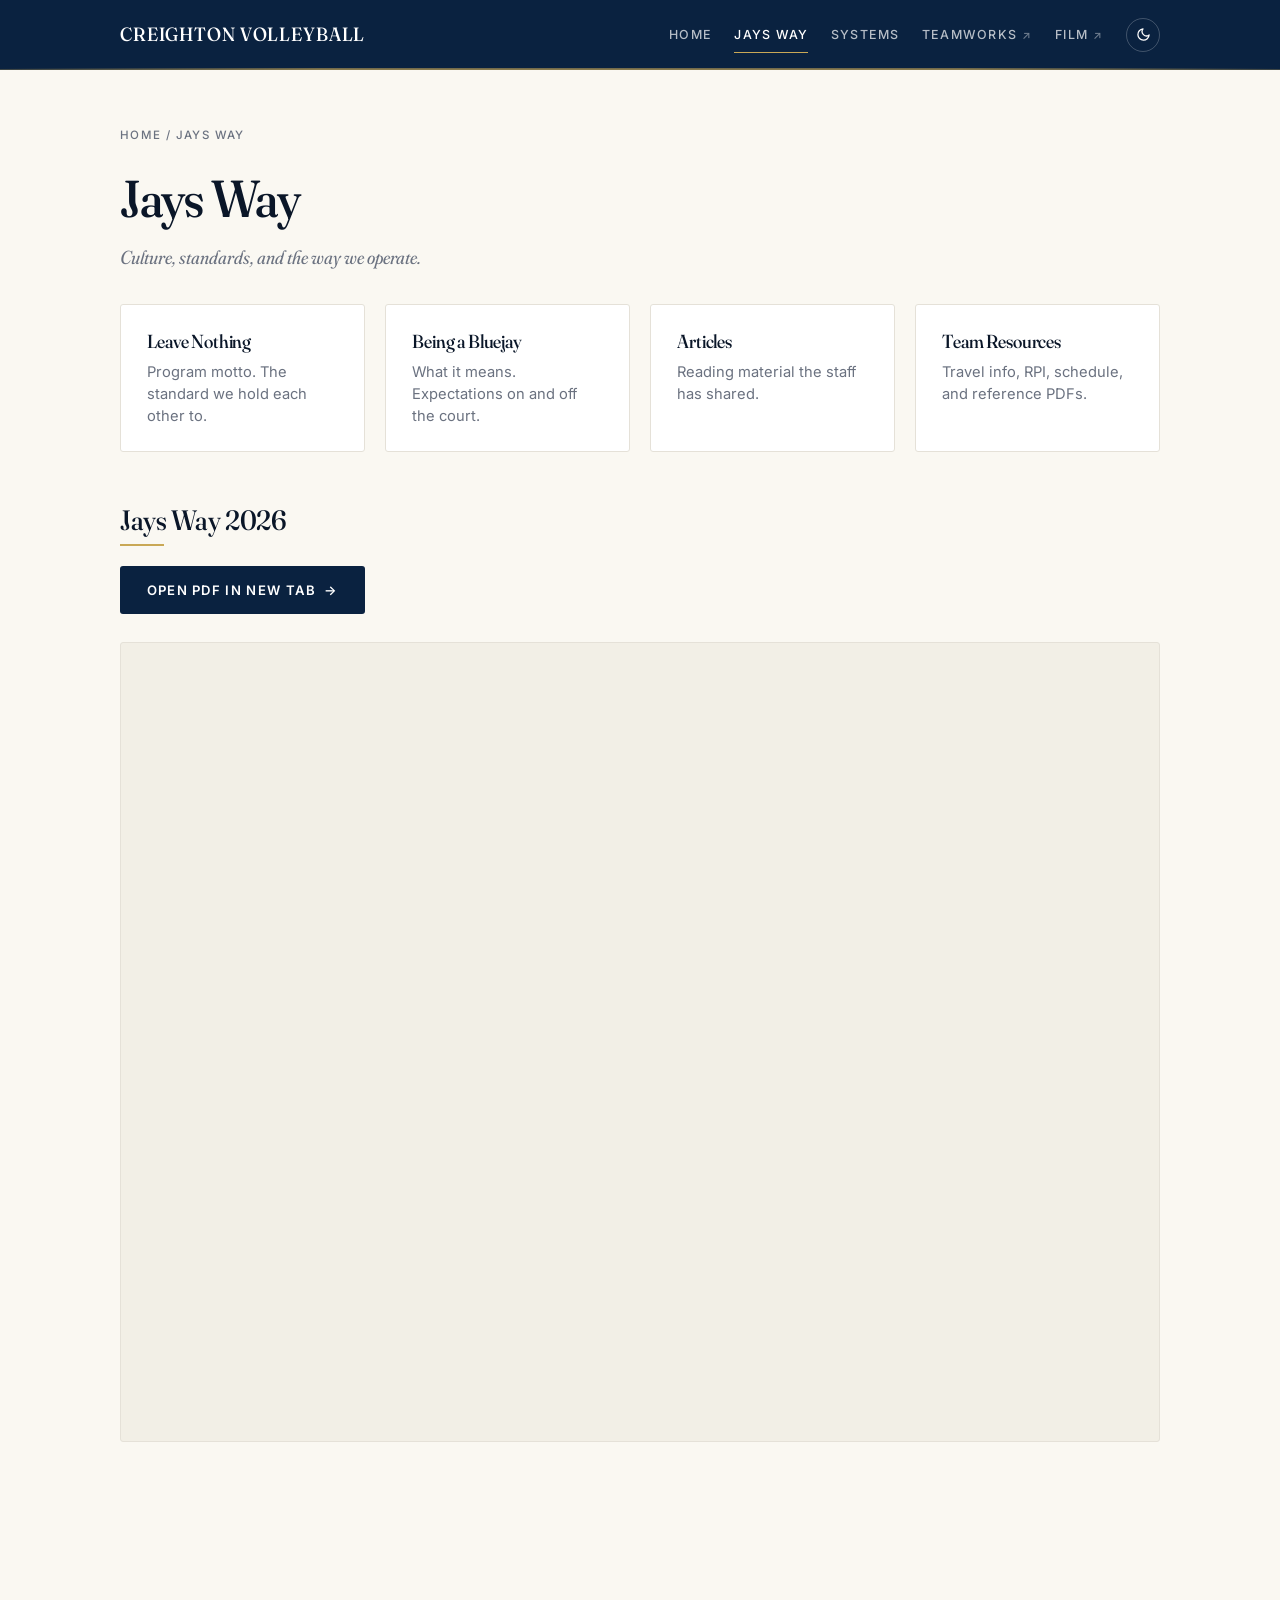
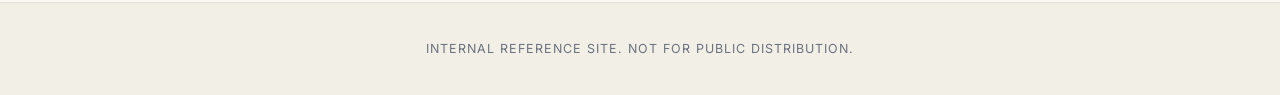
<file: jays-way.html>
<!doctype html>
<html lang="en">
<head>
<meta charset="utf-8">
<meta name="viewport" content="width=device-width,initial-scale=1">
<title>Jays Way — Creighton Volleyball</title>
<meta name="robots" content="noindex,nofollow">
<link rel="preconnect" href="https://fonts.googleapis.com">
<link rel="preconnect" href="https://fonts.gstatic.com" crossorigin>
<link rel="stylesheet" href="style.css">
<script>(function(){try{var s=localStorage.getItem('cu-vb-theme');var p=window.matchMedia('(prefers-color-scheme: dark)').matches;document.documentElement.setAttribute('data-theme',s||(p?'dark':'light'));}catch(e){}})();</script>
</head>
<body>

<header class="site-header">
  <div class="wrap">
    <a href="index.html" class="brand">Creighton Volleyball</a>
    <div class="nav-right">
      <nav class="site-nav" aria-label="Primary">
        <a href="index.html">Home</a>
        <a href="jays-way.html"class="active">Jays Way</a>
        <a href="systems.html">Systems</a>
        <a href="https://creighton.teamworksapp.com/calendar/view" class="ext" target="_blank" rel="noopener">Teamworks</a>
        <a href="https://portal.volleymetrics.hudl.com/#/portal/dashboard" class="ext" target="_blank" rel="noopener">Film</a>
      </nav>
      <button class="theme-toggle" type="button" aria-label="Toggle dark mode" title="Toggle theme">
        <svg class="icon-moon" viewBox="0 0 24 24" fill="none" stroke="currentColor" stroke-width="2" stroke-linecap="round" stroke-linejoin="round" aria-hidden="true"><path d="M21 12.79A9 9 0 1 1 11.21 3 7 7 0 0 0 21 12.79z"/></svg>
        <svg class="icon-sun" viewBox="0 0 24 24" fill="none" stroke="currentColor" stroke-width="2" stroke-linecap="round" stroke-linejoin="round" aria-hidden="true"><circle cx="12" cy="12" r="4"/><path d="M12 2v2M12 20v2M4.93 4.93l1.41 1.41M17.66 17.66l1.41 1.41M2 12h2M20 12h2M4.93 19.07l1.41-1.41M17.66 6.34l1.41-1.41"/></svg>
      </button>
    </div>
  </div>
</header>

<main>
  <p class="crumbs"><a href="index.html">Home</a> / Jays Way</p>

  <h1>Jays Way</h1>
  <p class="lede">Culture, standards, and the way we operate.</p>
  
  <div class="grid">
    <a class="card" href="leave-nothing.html">
      <h3>Leave Nothing</h3>
      <p>Program motto. The standard we hold each other to.</p>
    </a>
    <a class="card" href="being-a-bluejay.html">
      <h3>Being a Bluejay</h3>
      <p>What it means. Expectations on and off the court.</p>
    </a>
    <a class="card" href="articles.html">
      <h3>Articles</h3>
      <p>Reading material the staff has shared.</p>
    </a>
    <a class="card" href="team-resources.html">
      <h3>Team Resources</h3>
      <p>Travel info, RPI, schedule, and reference PDFs.</p>
    </a>
  </div>
  <h2>Jays Way 2026</h2>
  <a class="btn" href="assets/pdf/jaysway2026.pdf" target="_blank" rel="noopener">Open PDF in new tab</a>
  <div class="pdf-embed">
    <iframe src="assets/pdf/jaysway2026.pdf" title="Jays Way 2026"></iframe>
  </div>
</main>

<footer class="site-footer">Internal reference site. Not for public distribution.</footer>
<script src="theme.js"></script>
</body>
</html>
</file>
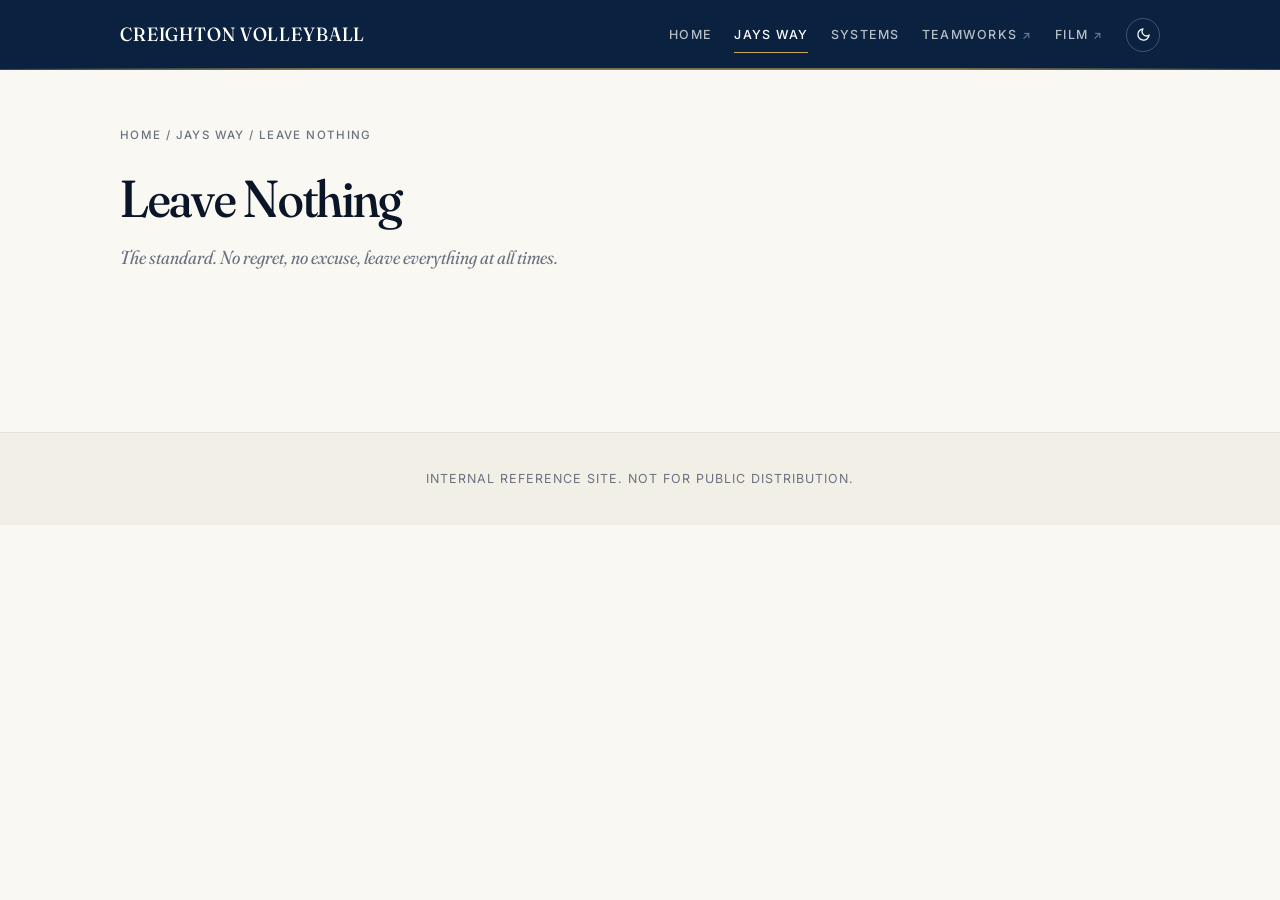
<file: leave-nothing.html>
<!doctype html>
<html lang="en">
<head>
<meta charset="utf-8">
<meta name="viewport" content="width=device-width,initial-scale=1">
<title>Leave Nothing — Jays Way</title>
<meta name="robots" content="noindex,nofollow">
<link rel="preconnect" href="https://fonts.googleapis.com">
<link rel="preconnect" href="https://fonts.gstatic.com" crossorigin>
<link rel="stylesheet" href="style.css">
<script>(function(){try{var s=localStorage.getItem('cu-vb-theme');var p=window.matchMedia('(prefers-color-scheme: dark)').matches;document.documentElement.setAttribute('data-theme',s||(p?'dark':'light'));}catch(e){}})();</script>
</head>
<body>

<header class="site-header">
  <div class="wrap">
    <a href="index.html" class="brand">Creighton Volleyball</a>
    <div class="nav-right">
      <nav class="site-nav" aria-label="Primary">
        <a href="index.html">Home</a>
        <a href="jays-way.html"class="active">Jays Way</a>
        <a href="systems.html">Systems</a>
        <a href="https://creighton.teamworksapp.com/calendar/view" class="ext" target="_blank" rel="noopener">Teamworks</a>
        <a href="https://portal.volleymetrics.hudl.com/#/portal/dashboard" class="ext" target="_blank" rel="noopener">Film</a>
      </nav>
      <button class="theme-toggle" type="button" aria-label="Toggle dark mode" title="Toggle theme">
        <svg class="icon-moon" viewBox="0 0 24 24" fill="none" stroke="currentColor" stroke-width="2" stroke-linecap="round" stroke-linejoin="round" aria-hidden="true"><path d="M21 12.79A9 9 0 1 1 11.21 3 7 7 0 0 0 21 12.79z"/></svg>
        <svg class="icon-sun" viewBox="0 0 24 24" fill="none" stroke="currentColor" stroke-width="2" stroke-linecap="round" stroke-linejoin="round" aria-hidden="true"><circle cx="12" cy="12" r="4"/><path d="M12 2v2M12 20v2M4.93 4.93l1.41 1.41M17.66 17.66l1.41 1.41M2 12h2M20 12h2M4.93 19.07l1.41-1.41M17.66 6.34l1.41-1.41"/></svg>
      </button>
    </div>
  </div>
</header>

<main>
  <p class="crumbs"><a href="index.html">Home</a> / <a href="jays-way.html">Jays Way</a> / Leave Nothing</p>

  <h1>Leave Nothing</h1>
  <p class="lede">The standard. No regret, no excuse, leave everything at all times.</p>

</main>

<footer class="site-footer">Internal reference site. Not for public distribution.</footer>
<script src="theme.js"></script>
</body>
</html>
</file>
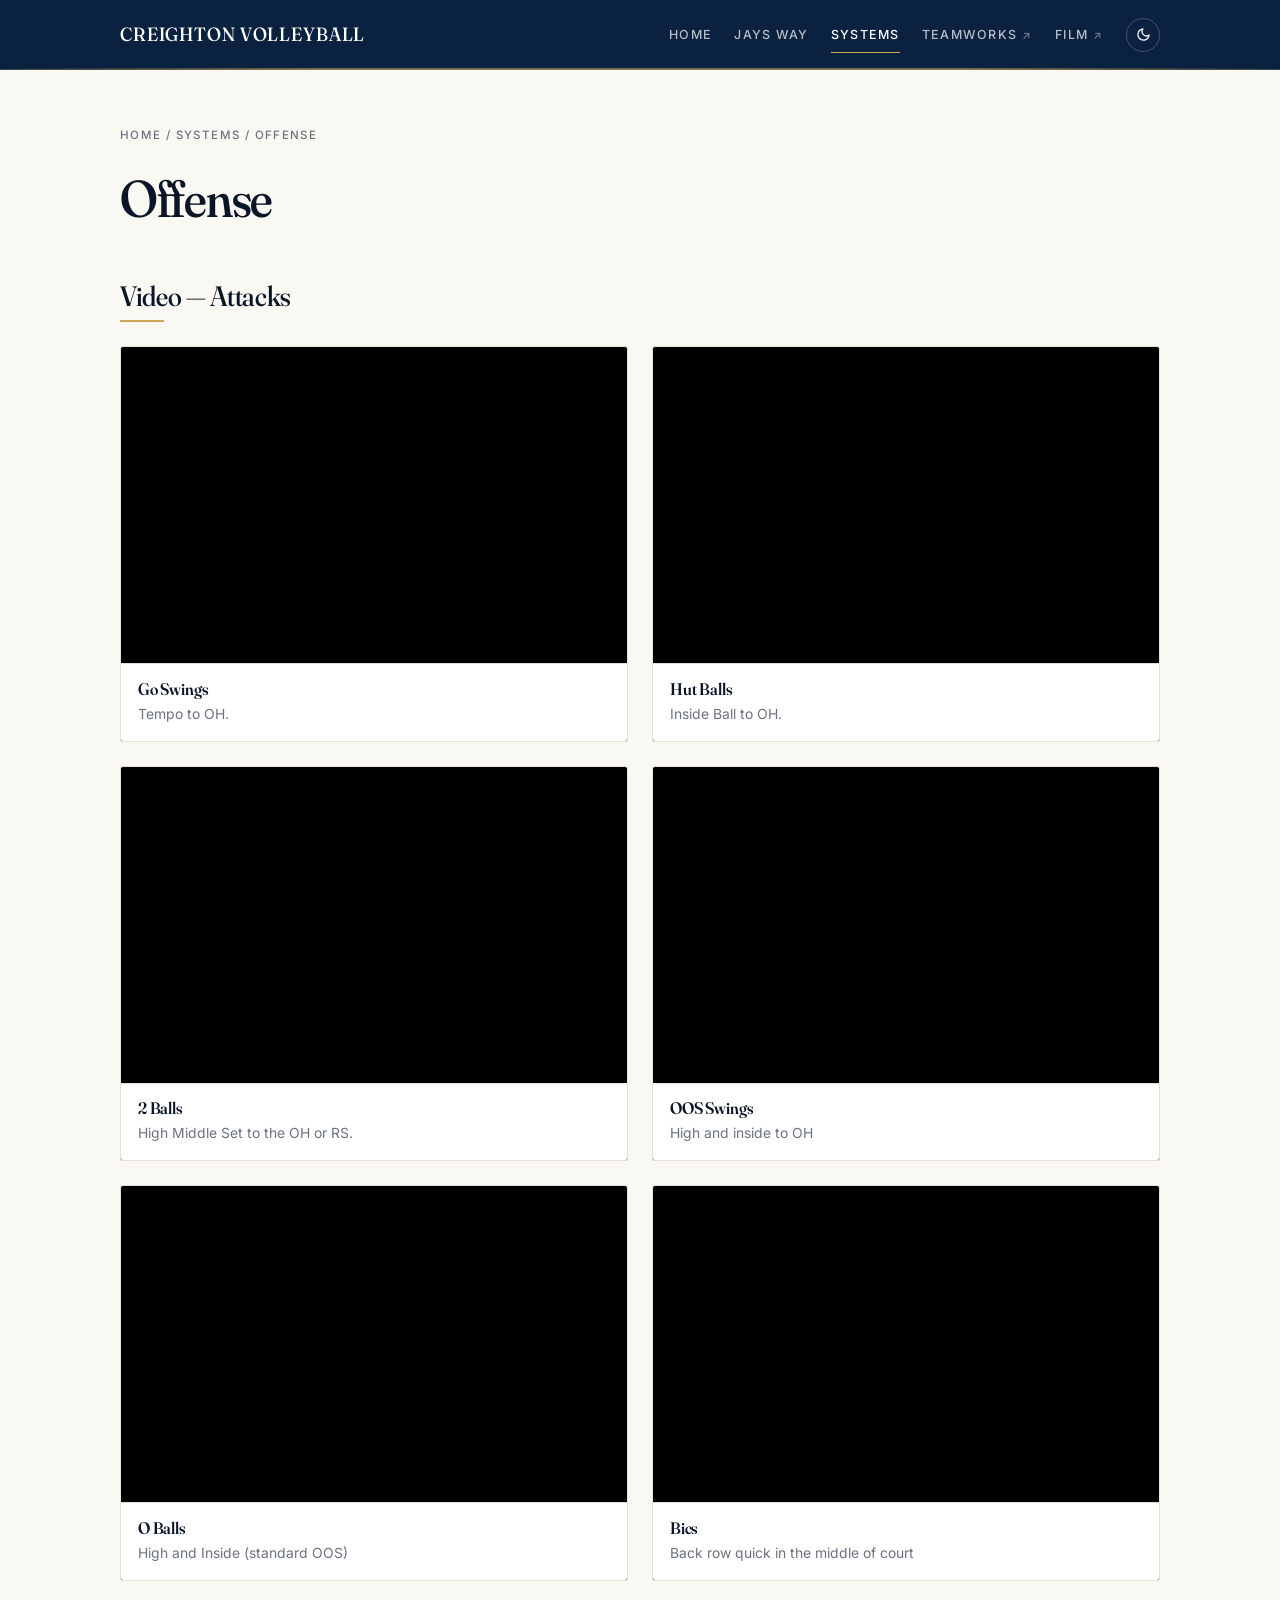
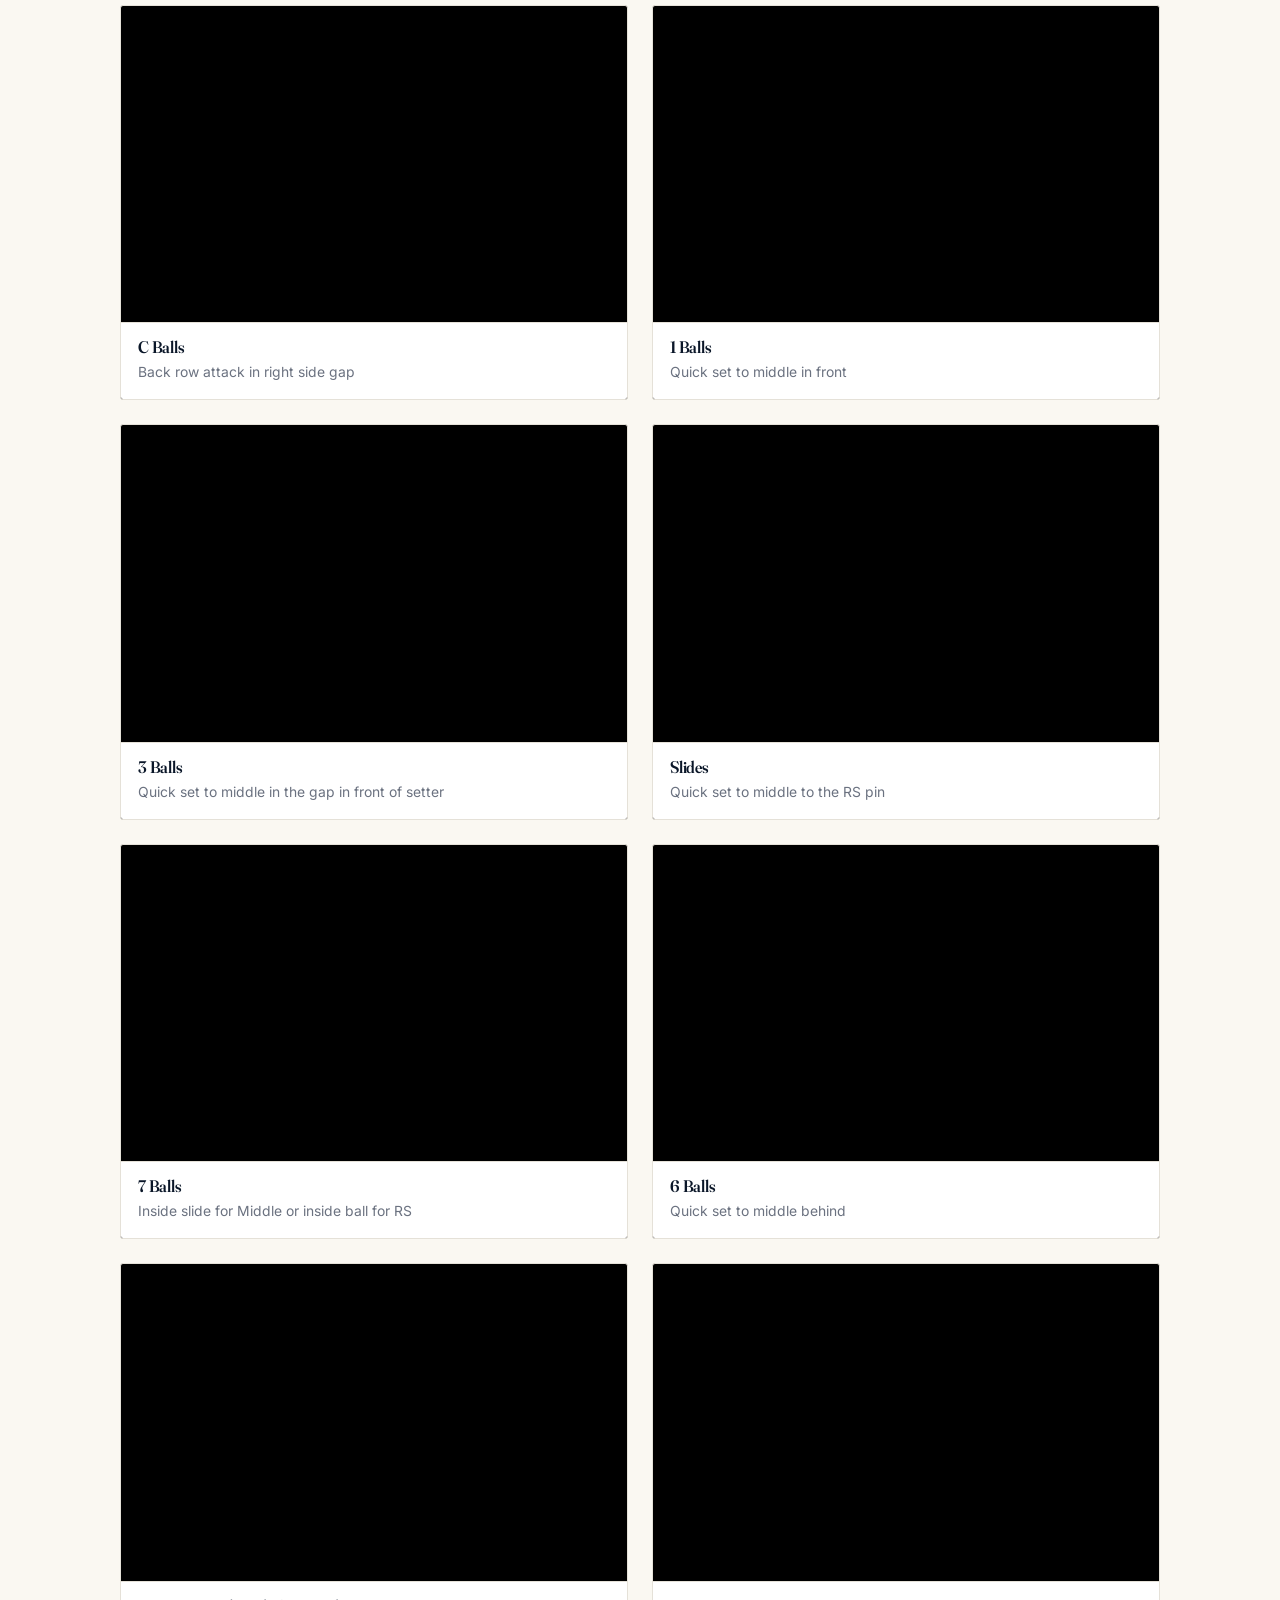
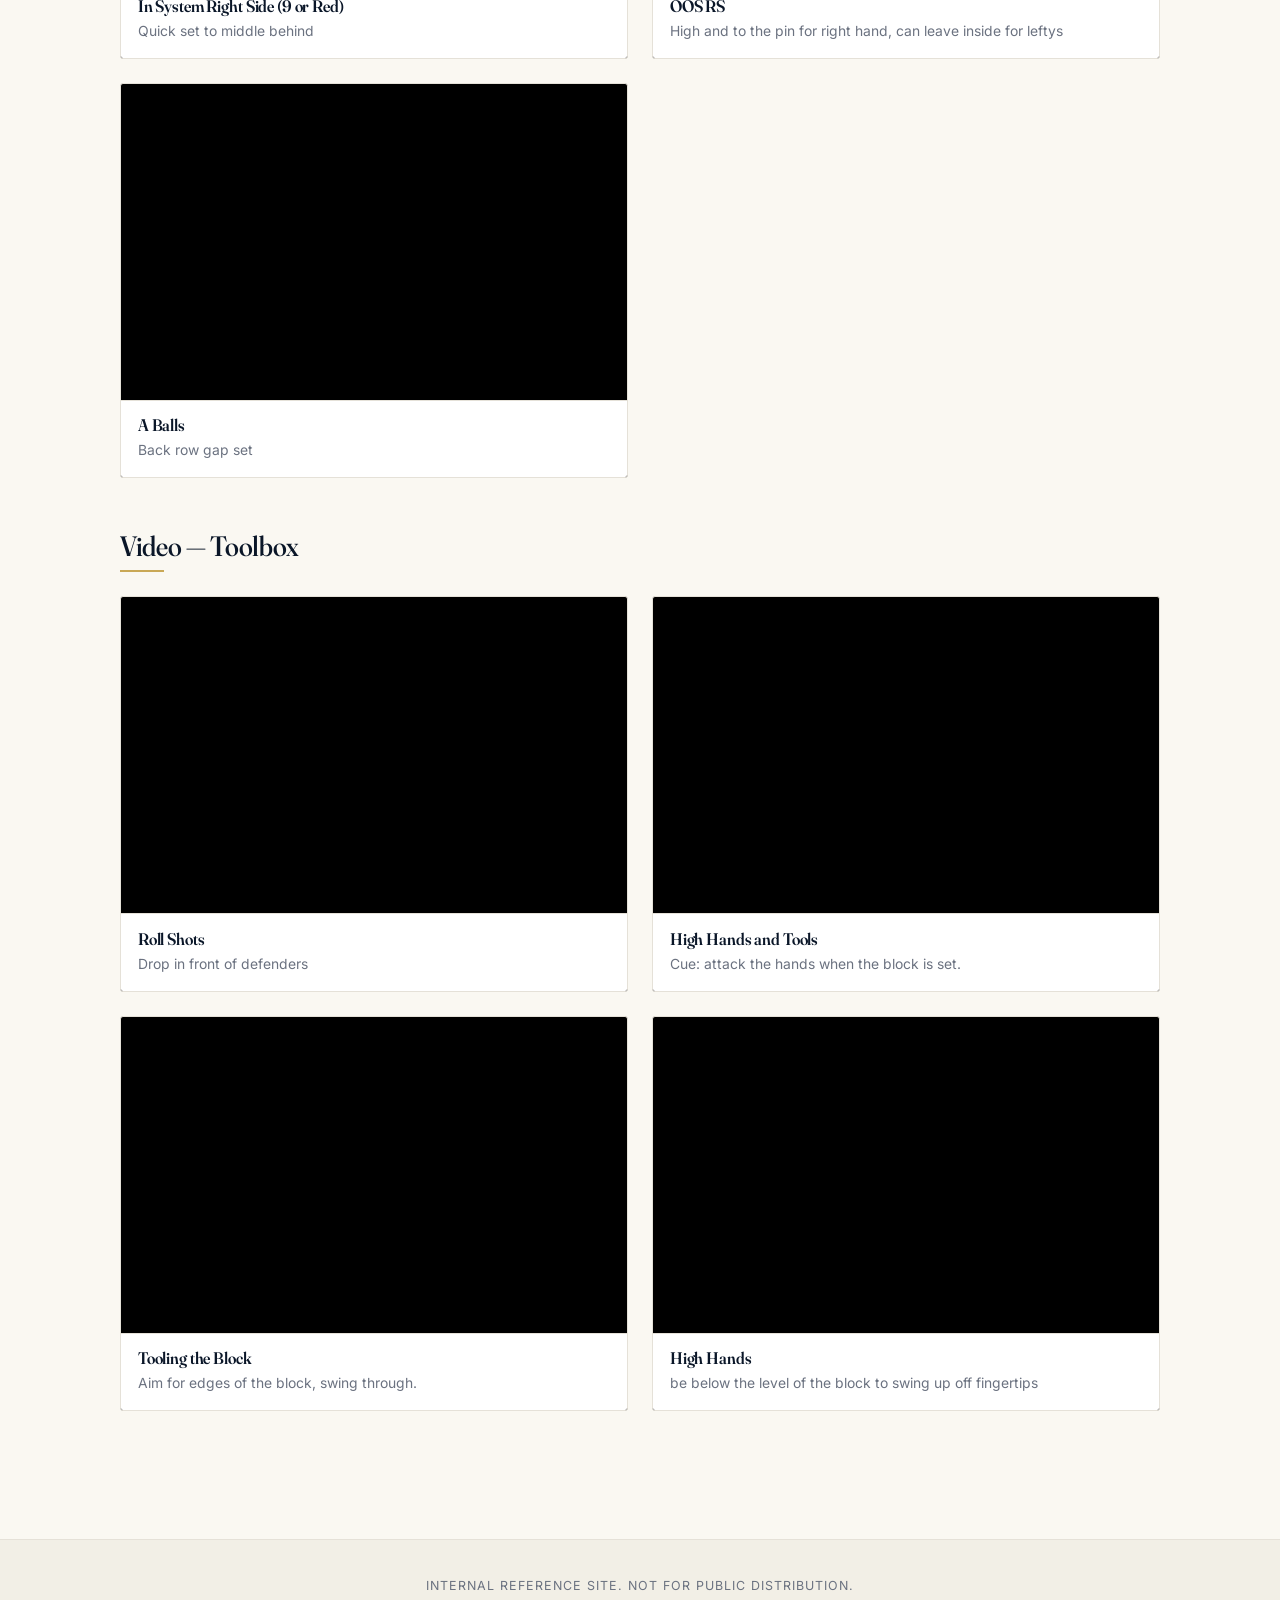
<file: offense.html>
<!doctype html>
<html lang="en">
<head>
<meta charset="utf-8">
<meta name="viewport" content="width=device-width,initial-scale=1">
<title>Offense — Systems</title>
<meta name="robots" content="noindex,nofollow">
<link rel="preconnect" href="https://fonts.googleapis.com">
<link rel="preconnect" href="https://fonts.gstatic.com" crossorigin>
<link rel="stylesheet" href="style.css">
<script>(function(){try{var s=localStorage.getItem('cu-vb-theme');var p=window.matchMedia('(prefers-color-scheme: dark)').matches;document.documentElement.setAttribute('data-theme',s||(p?'dark':'light'));}catch(e){}})();</script>
</head>
<body>

<header class="site-header">
  <div class="wrap">
    <a href="index.html" class="brand">Creighton Volleyball</a>
    <div class="nav-right">
      <nav class="site-nav" aria-label="Primary">
        <a href="index.html">Home</a>
        <a href="jays-way.html">Jays Way</a>
        <a href="systems.html"class="active">Systems</a>
        <a href="https://creighton.teamworksapp.com/calendar/view" class="ext" target="_blank" rel="noopener">Teamworks</a>
        <a href="https://portal.volleymetrics.hudl.com/#/portal/dashboard" class="ext" target="_blank" rel="noopener">Film</a>
      </nav>
      <button class="theme-toggle" type="button" aria-label="Toggle dark mode" title="Toggle theme">
        <svg class="icon-moon" viewBox="0 0 24 24" fill="none" stroke="currentColor" stroke-width="2" stroke-linecap="round" stroke-linejoin="round" aria-hidden="true"><path d="M21 12.79A9 9 0 1 1 11.21 3 7 7 0 0 0 21 12.79z"/></svg>
        <svg class="icon-sun" viewBox="0 0 24 24" fill="none" stroke="currentColor" stroke-width="2" stroke-linecap="round" stroke-linejoin="round" aria-hidden="true"><circle cx="12" cy="12" r="4"/><path d="M12 2v2M12 20v2M4.93 4.93l1.41 1.41M17.66 17.66l1.41 1.41M2 12h2M20 12h2M4.93 19.07l1.41-1.41M17.66 6.34l1.41-1.41"/></svg>
      </button>
    </div>
  </div>
</header>

<main>
  <p class="crumbs"><a href="index.html">Home</a> / <a href="systems.html">Systems</a> / Offense</p>

  <h1>Offense</h1>

  <h2>Video — Attacks</h2>
  <div class="videos">

    <div class="video">
      <div class="frame"><iframe src="https://drive.google.com/file/d/151u18205XNWNgGKjGQ3vWVkKQd30pgzU/preview" allow="autoplay" allowfullscreen></iframe></div>
      <div class="meta"><h4>Go Swings </h4><p>Tempo to OH.</p></div>
    </div>

    <div class="video">
      <div class="frame"><iframe src="https://drive.google.com/file/d/1ORPL18matoSvsziBhgKMDd8z_jfY_7p8/preview" allow="autoplay" allowfullscreen></iframe></div>
      <div class="meta"><h4>Hut Balls </h4><p>Inside Ball to OH.</p></div>
    </div>

    <div class="video">
      <div class="frame"><iframe src="https://drive.google.com/file/d/1gaXozzuStUWUfyL6v2XLBuY-aZyKqVxp/preview" allow="autoplay" allowfullscreen></iframe></div>
      <div class="meta"><h4>2 Balls </h4><p>High Middle Set to the OH or RS.</p></div>
    </div>

    <div class="video">
      <div class="frame"><iframe src="https://drive.google.com/file/d/1I_dS6CEJTmPdTTW4UVYjeC58DbNDtREU/preview" allow="autoplay" allowfullscreen></iframe></div>
      <div class="meta"><h4>OOS Swings </h4><p>High and inside to OH</p></div>
    </div>

    <div class="video">
      <div class="frame"><iframe src="https://drive.google.com/file/d/1Nqy-CPGF27AugcRzgcW5KF4L8oq9AmaS/preview" allow="autoplay" allowfullscreen></iframe></div>
      <div class="meta"><h4>O Balls</h4><p>High and Inside (standard OOS)</p></div>
    </div>

    <div class="video">
      <div class="frame"><iframe src="https://drive.google.com/file/d/1058HYzLzPrwBzALqvirtD2pTPSZ-OMfb/preview" allow="autoplay" allowfullscreen></iframe></div>
      <div class="meta"><h4>Bics</h4><p>Back row quick in the middle of court</p></div>
    </div>

    <div class="video">
      <div class="frame"><iframe src="https://drive.google.com/file/d/1O4Qh9E_oHd_zgyuCXJ2HoXoMxwFgffvz/preview" allow="autoplay" allowfullscreen></iframe></div>
      <div class="meta"><h4>C Balls</h4><p>Back row attack in right side gap</p></div>
    </div>

    <div class="video">
      <div class="frame"><iframe src="https://drive.google.com/file/d/1F8x-HQcK4-txN4caXPPE3mBXL-W6bx44/preview" allow="autoplay" allowfullscreen></iframe></div>
      <div class="meta"><h4>1 Balls</h4><p>Quick set to middle in front</p></div>
    </div>

    <div class="video">
      <div class="frame"><iframe src="https://drive.google.com/file/d/1dR1pt42kFKgk7LVD_la5RuG1hnF0XkWW/preview" allow="autoplay" allowfullscreen></iframe></div>
      <div class="meta"><h4>3 Balls</h4><p>Quick set to middle in the gap in front of setter</p></div>
    </div>

     <div class="video">
      <div class="frame"><iframe src="https://drive.google.com/file/d/1XJ2v3gwZPH4moU28Iuf2glqs5DXcMyun/preview" allow="autoplay" allowfullscreen></iframe></div>
      <div class="meta"><h4>Slides</h4><p>Quick set to middle to the RS pin</p></div>
    </div>

    <div class="video">
      <div class="frame"><iframe src="https://drive.google.com/file/d/1VOWdIwU9LSnSoCTSttWBrJ3HD_AokhiA/preview" allow="autoplay" allowfullscreen></iframe></div>
      <div class="meta"><h4>7 Balls</h4><p>Inside slide for Middle or inside ball for RS</p></div>
    </div>

    <div class="video">
      <div class="frame"><iframe src="https://drive.google.com/file/d/1JedIHsBDEvT_kMmgW6jojnOArXNJ4Cqb/preview" allow="autoplay" allowfullscreen></iframe></div>
      <div class="meta"><h4>6 Balls</h4><p>Quick set to middle behind</p></div>
    </div>

    <div class="video">
      <div class="frame"><iframe src="https://drive.google.com/file/d/14-rFTHnQOoCYQlf5vHR_rYWF1hfEaNVA/preview" allow="autoplay" allowfullscreen></iframe></div>
      <div class="meta"><h4>In System Right Side (9 or Red)</h4><p>Quick set to middle behind</p></div>
    </div>

    <div class="video">
      <div class="frame"><iframe src="https://drive.google.com/file/d/1te3m40xpKd7ZmF-x56_boXN-t68T5Ixc/preview" allow="autoplay" allowfullscreen></iframe></div>
      <div class="meta"><h4>OOS RS</h4><p>High and to the pin for right hand, can leave inside for leftys</p></div>
    </div>

    <div class="video">
      <div class="frame"><iframe src="https://drive.google.com/file/d/1FSy148zx8j_oxFMzTWmju8HvRIysyKgX/preview" allow="autoplay" allowfullscreen></iframe></div>
      <div class="meta"><h4>A Balls</h4><p>Back row gap set</p></div>
    </div>

  </div>

  <h2>Video — Toolbox</h2>
  <div class="videos">

    <div class="video">
      <div class="frame"><iframe src="https://drive.google.com/file/d/12o7lj_72E0hRr27Jnoo93pAH5fIeftXU/preview" allow="autoplay" allowfullscreen></iframe></div>
      <div class="meta"><h4>Roll Shots</h4><p>Drop in front of defenders</p></div>
    </div>

    <div class="video">
      <div class="frame"><iframe src="https://drive.google.com/file/d/10buaFcd8zVLcRP9EXjdcyR1g0IaY3EnZ/preview" allow="autoplay" allowfullscreen></iframe></div>
      <div class="meta"><h4>High Hands and Tools</h4><p>Cue: attack the hands when the block is set.</p></div>
    </div>

    <div class="video">
      <div class="frame"><iframe src="https://drive.google.com/file/d/1X76qV3Er4ltF1cQK7aPsp2n059ZkuZDY/preview" allow="autoplay" allowfullscreen></iframe></div>
      <div class="meta"><h4>Tooling the Block</h4><p>Aim for edges of the block, swing through.</p></div>
    </div>

    <div class="video">
     <div class="frame"><iframe src="https://drive.google.com/file/d/11-5HZjcmkGTCPmbuQg4CN9tt9q3QeThk/preview" allow="autoplay" allowfullscreen></iframe></div>
      <div class="meta"><h4>High Hands</h4><p>be below the level of the block to swing up off fingertips</p></div>
    </div>

  </div>
</main>

<footer class="site-footer">Internal reference site. Not for public distribution.</footer>
<script src="theme.js"></script>
</body>
</html>
</file>
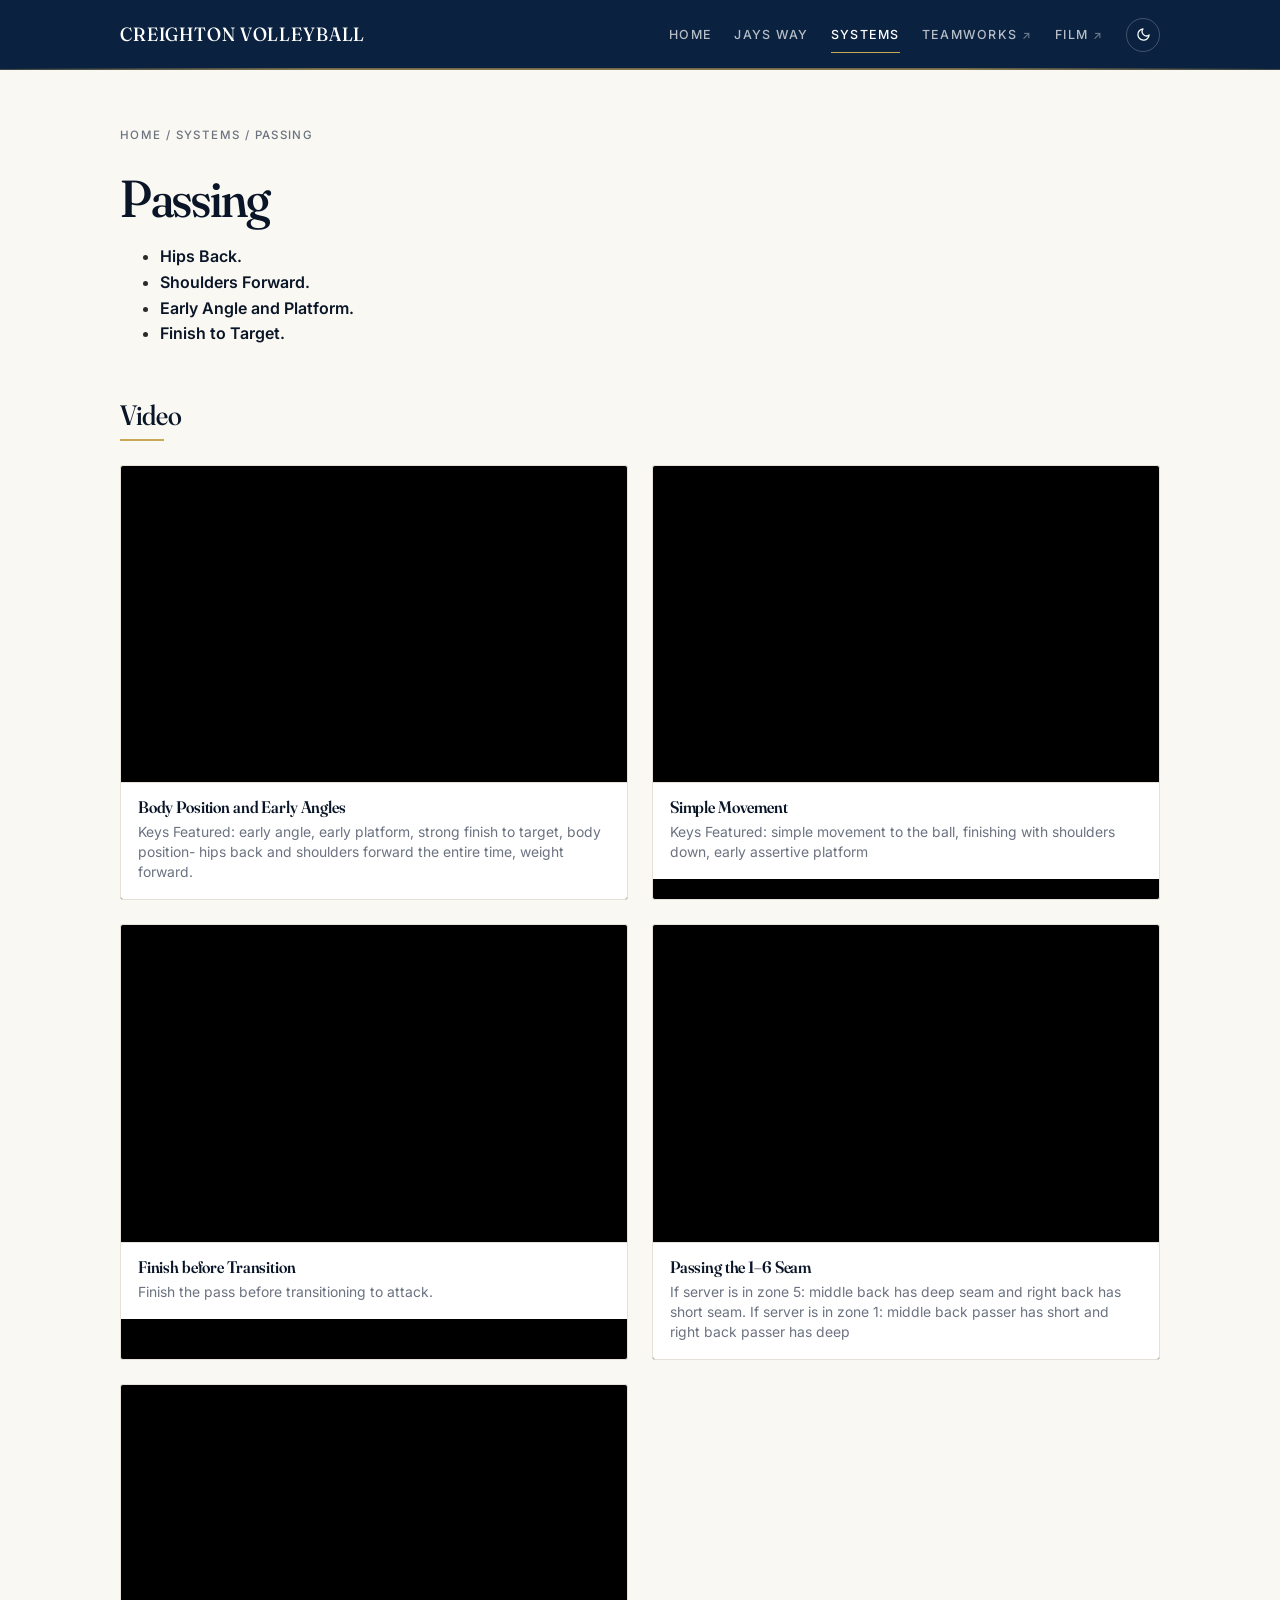
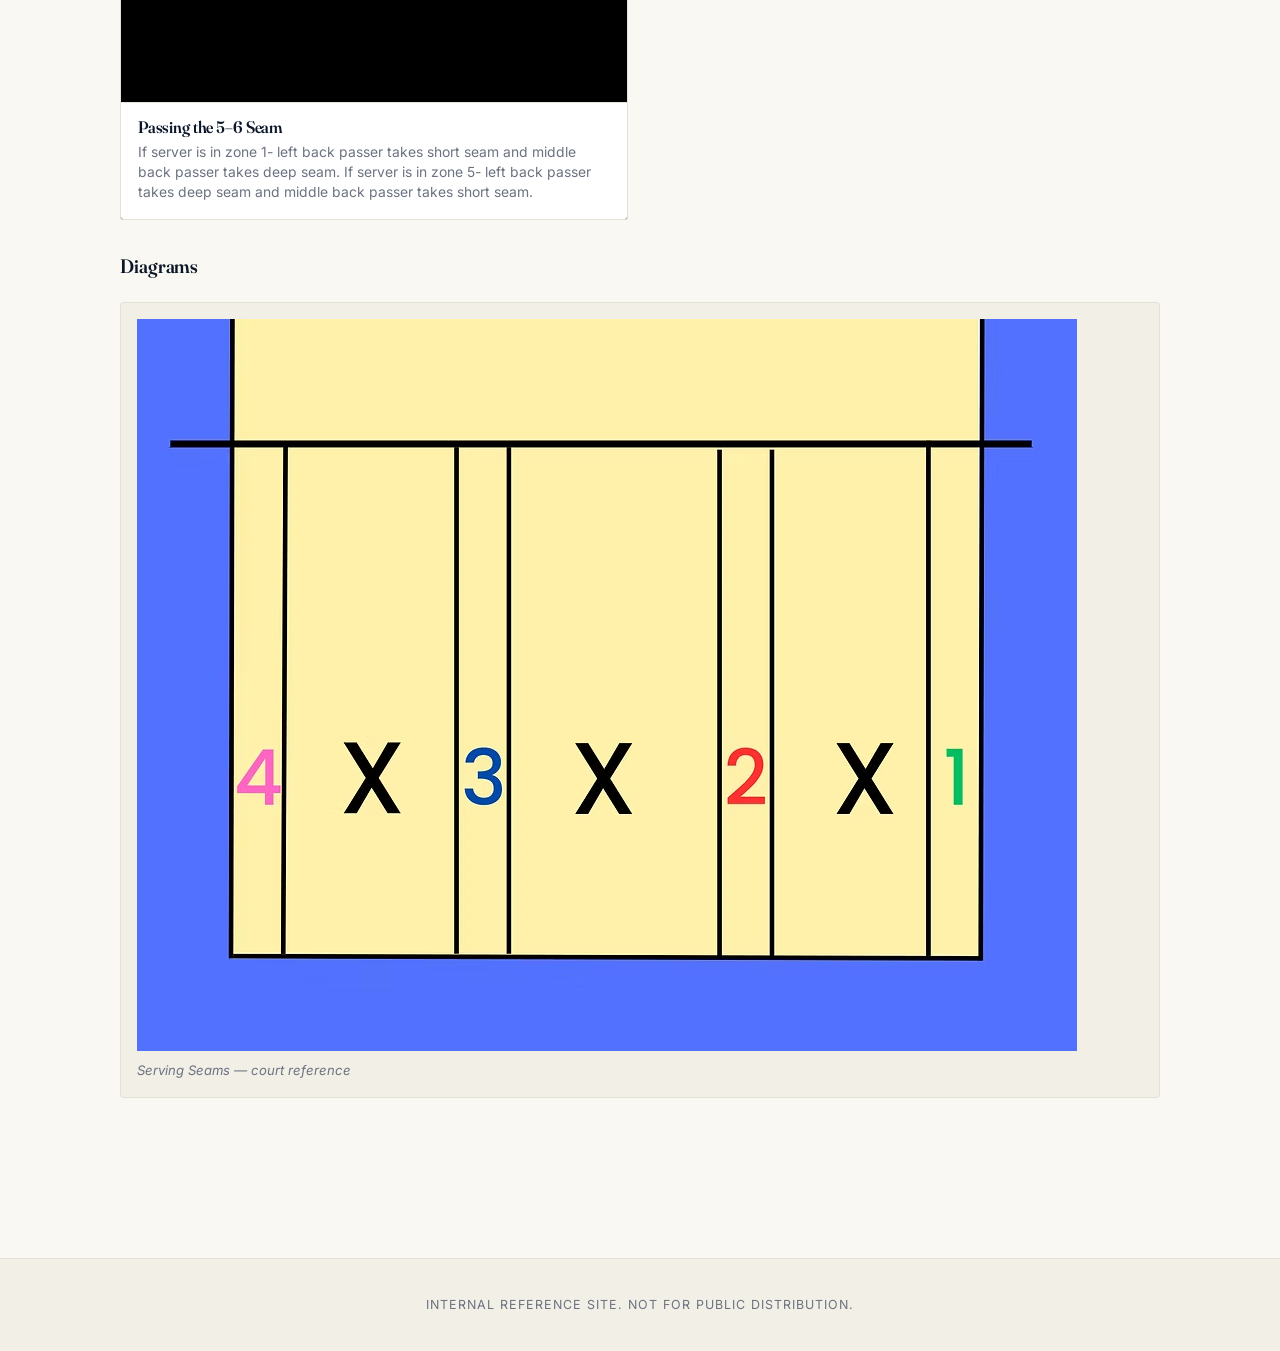
<file: passing.html>
<!doctype html>
<html lang="en">
<head>
<meta charset="utf-8">
<meta name="viewport" content="width=device-width,initial-scale=1">
<title>Passing — Systems</title>
<meta name="robots" content="noindex,nofollow">
<link rel="preconnect" href="https://fonts.googleapis.com">
<link rel="preconnect" href="https://fonts.gstatic.com" crossorigin>
<link rel="stylesheet" href="style.css">
<script>(function(){try{var s=localStorage.getItem('cu-vb-theme');var p=window.matchMedia('(prefers-color-scheme: dark)').matches;document.documentElement.setAttribute('data-theme',s||(p?'dark':'light'));}catch(e){}})();</script>
</head>
<body>

<header class="site-header">
  <div class="wrap">
    <a href="index.html" class="brand">Creighton Volleyball</a>
    <div class="nav-right">
      <nav class="site-nav" aria-label="Primary">
        <a href="index.html">Home</a>
        <a href="jays-way.html">Jays Way</a>
        <a href="systems.html"class="active">Systems</a>
        <a href="https://creighton.teamworksapp.com/calendar/view" class="ext" target="_blank" rel="noopener">Teamworks</a>
        <a href="https://portal.volleymetrics.hudl.com/#/portal/dashboard" class="ext" target="_blank" rel="noopener">Film</a>
      </nav>
      <button class="theme-toggle" type="button" aria-label="Toggle dark mode" title="Toggle theme">
        <svg class="icon-moon" viewBox="0 0 24 24" fill="none" stroke="currentColor" stroke-width="2" stroke-linecap="round" stroke-linejoin="round" aria-hidden="true"><path d="M21 12.79A9 9 0 1 1 11.21 3 7 7 0 0 0 21 12.79z"/></svg>
        <svg class="icon-sun" viewBox="0 0 24 24" fill="none" stroke="currentColor" stroke-width="2" stroke-linecap="round" stroke-linejoin="round" aria-hidden="true"><circle cx="12" cy="12" r="4"/><path d="M12 2v2M12 20v2M4.93 4.93l1.41 1.41M17.66 17.66l1.41 1.41M2 12h2M20 12h2M4.93 19.07l1.41-1.41M17.66 6.34l1.41-1.41"/></svg>
      </button>
    </div>
  </div>
</header>

<main>
  <p class="crumbs"><a href="index.html">Home</a> / <a href="systems.html">Systems</a> / Passing</p>

  <h1>Passing</h1>

  <div class="Principles and Keys">
    <ul>
      <li><strong>Hips Back.</strong></li>
      <li><strong>Shoulders Forward.</strong></li>
      <li><strong>Early Angle and Platform.</strong></li>
      <li><strong>Finish to Target.</strong></li>
    </ul>
  </div>

  <h2>Video</h2>
  <div class="videos">

   <div class="video">
     <div class="frame">
      <div class="frame"><iframe src="https://drive.google.com/file/d/1N0RKLJ3yFwD-SrM7t1RWjtEHBUuttPRg/preview" allow="autoplay" allowfullscreen></iframe></div>
     </div>
      <div class="meta">
        <h4>Body Position and Early Angles</h4>
        <p>Keys Featured: early angle, early platform, strong finish to target, body position- hips back and shoulders forward the entire time, weight forward.</p>
      </div>
    </div>

    <div class="video">
      <div class="frame">
        <div class="frame"><iframe src="https://drive.google.com/file/d/1n4ZKjWmOa1j07yzqturJDnFLq5Paklx8/preview" allow="autoplay" allowfullscreen></iframe></div>
      </div>
      <div class="meta">
        <h4>Simple Movement</h4>
        <p>Keys Featured: simple movement to the ball, finishing with shoulders down, early assertive platform</p>
      </div>
    </div>

    <div class="video">
      <div class="frame">
        <div class="frame"><iframe src="https://drive.google.com/file/d/1BTDAGYo1JmOvQvML-kcFzDmWqKhkX5pU/preview" allow="autoplay" allowfullscreen></iframe></div>
      </div>
      <div class="meta">
        <h4>Finish before Transition</h4>
        <p>Finish the pass before transitioning to attack.</p>
      </div>
    </div>

    <div class="video">
      <div class="frame">
        <div class="frame"><iframe src="https://drive.google.com/file/d/12ScwfmyFhNNPHmjdWMg-pkqGXL_18jsU/preview" allow="autoplay" allowfullscreen></iframe></div>
      </div>
      <div class="meta">
        <h4>Passing the 1–6 Seam</h4>
        <p>If server is in zone 5: middle back has deep seam and right back has short seam. If server is in zone 1: middle back passer has short and right back passer has deep</p>
      </div>
    </div>

    <div class="video">
      <div class="frame">
        <div class="frame"><iframe src="https://drive.google.com/file/d/1oJNYDUuEj5e2DA6pNe2ko7U82n4jqY8R/preview" allow="autoplay" allowfullscreen></iframe></div>
      </div>
      <div class="meta">
        <h4>Passing the 5–6 Seam</h4>
        <p>If server is in zone 1- left back passer takes short seam and middle back passer takes deep seam. If server is in zone 5- left back passer takes deep seam and middle back passer takes short seam.</p>
      </div>
    </div>

  </div>

  <h3>Diagrams</h3>
  <figure class="diagram">
    <img src="assets/img/serving-seams.png" alt="Serving seams diagram">
    <figcaption>Serving Seams — court reference</figcaption>
  </figure>

</main>

<footer class="site-footer">Internal reference site. Not for public distribution.</footer>
<script src="theme.js"></script>
</body>
</html>
</file>
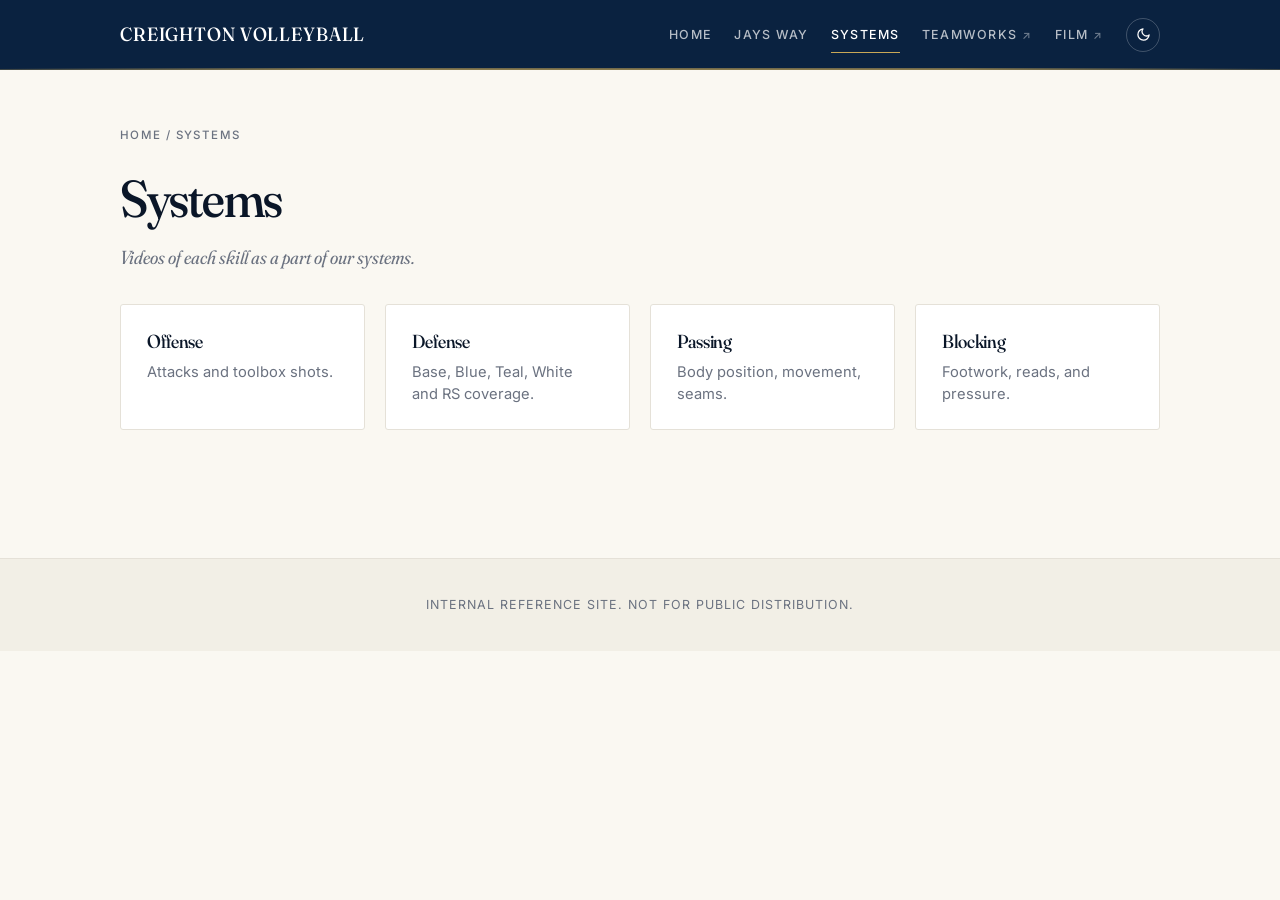
<file: systems.html>
<!doctype html>
<html lang="en">
<head>
<meta charset="utf-8">
<meta name="viewport" content="width=device-width,initial-scale=1">
<title>Systems — Creighton Volleyball</title>
<meta name="robots" content="noindex,nofollow">
<link rel="preconnect" href="https://fonts.googleapis.com">
<link rel="preconnect" href="https://fonts.gstatic.com" crossorigin>
<link rel="stylesheet" href="style.css">
<script>(function(){try{var s=localStorage.getItem('cu-vb-theme');var p=window.matchMedia('(prefers-color-scheme: dark)').matches;document.documentElement.setAttribute('data-theme',s||(p?'dark':'light'));}catch(e){}})();</script>
</head>
<body>

<header class="site-header">
  <div class="wrap">
    <a href="index.html" class="brand">Creighton Volleyball</a>
    <div class="nav-right">
      <nav class="site-nav" aria-label="Primary">
        <a href="index.html">Home</a>
        <a href="jays-way.html">Jays Way</a>
        <a href="systems.html"class="active">Systems</a>
        <a href="https://creighton.teamworksapp.com/calendar/view" class="ext" target="_blank" rel="noopener">Teamworks</a>
        <a href="https://portal.volleymetrics.hudl.com/#/portal/dashboard" class="ext" target="_blank" rel="noopener">Film</a>
      </nav>
      <button class="theme-toggle" type="button" aria-label="Toggle dark mode" title="Toggle theme">
        <svg class="icon-moon" viewBox="0 0 24 24" fill="none" stroke="currentColor" stroke-width="2" stroke-linecap="round" stroke-linejoin="round" aria-hidden="true"><path d="M21 12.79A9 9 0 1 1 11.21 3 7 7 0 0 0 21 12.79z"/></svg>
        <svg class="icon-sun" viewBox="0 0 24 24" fill="none" stroke="currentColor" stroke-width="2" stroke-linecap="round" stroke-linejoin="round" aria-hidden="true"><circle cx="12" cy="12" r="4"/><path d="M12 2v2M12 20v2M4.93 4.93l1.41 1.41M17.66 17.66l1.41 1.41M2 12h2M20 12h2M4.93 19.07l1.41-1.41M17.66 6.34l1.41-1.41"/></svg>
      </button>
    </div>
  </div>
</header>

<main>
  <p class="crumbs"><a href="index.html">Home</a> / Systems</p>

  <h1>Systems</h1>
  <p class="lede">Videos of each skill as a part of our systems.</p>

  <div class="grid">
    <a class="card" href="offense.html">
      <h3>Offense</h3>
      <p>Attacks and toolbox shots.</p>
    </a>
    <a class="card" href="defense.html">
      <h3>Defense</h3>
      <p>Base, Blue, Teal, White and RS coverage.</p>
    </a>
    <a class="card" href="passing.html">
      <h3>Passing</h3>
      <p>Body position, movement, seams.</p>
    </a>
    <a class="card" href="blocking.html">
      <h3>Blocking</h3>
      <p>Footwork, reads, and pressure.</p>
    </a>
  </div>
</main>

<footer class="site-footer">Internal reference site. Not for public distribution.</footer>
<script src="theme.js"></script>
</body>
</html>
</file>
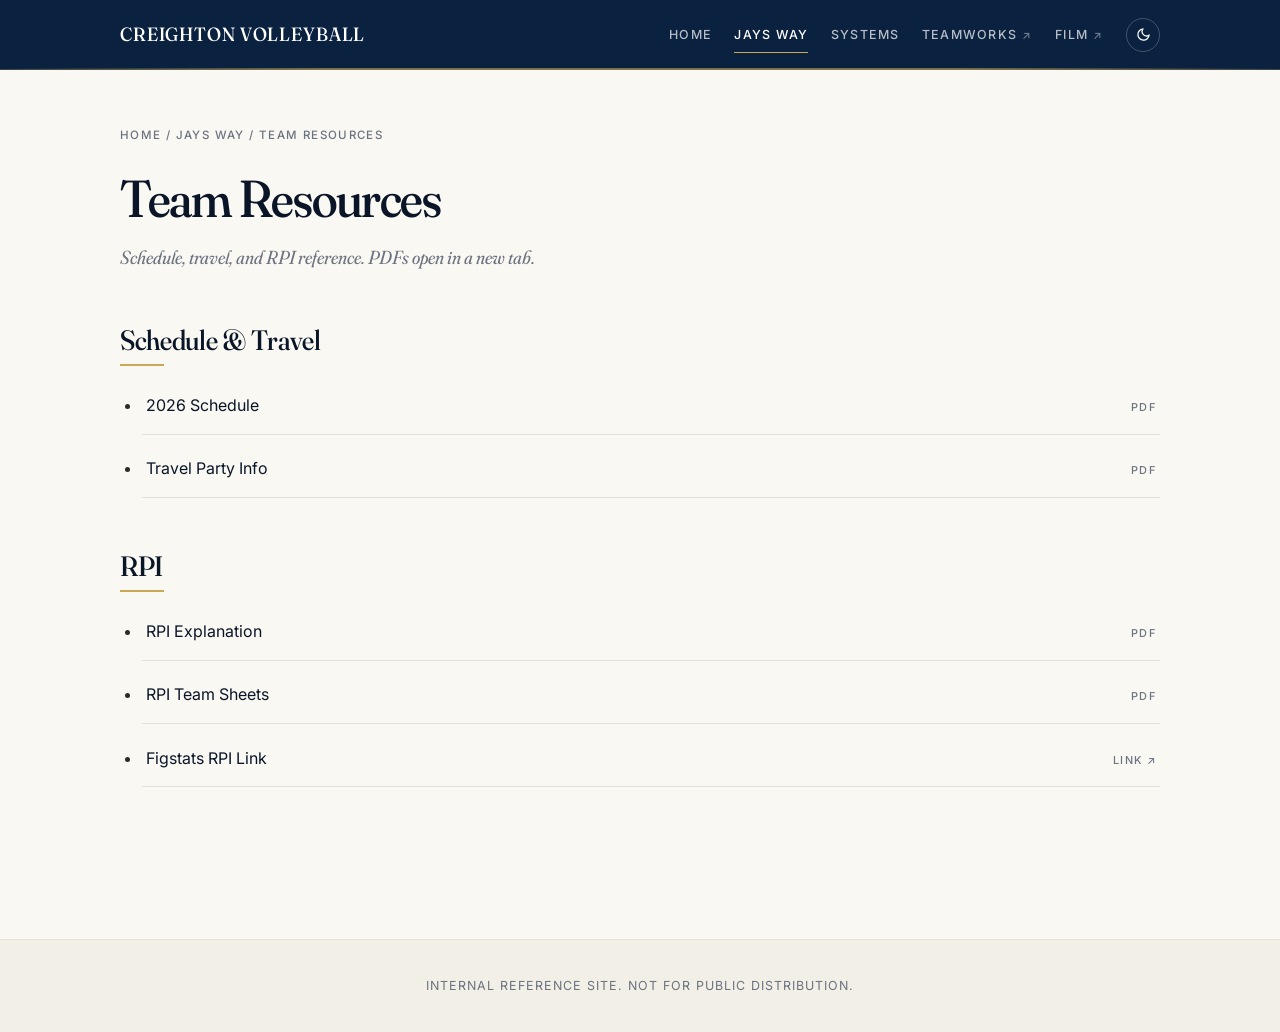
<file: team-resources.html>
<!doctype html>
<html lang="en">
<head>
<meta charset="utf-8">
<meta name="viewport" content="width=device-width,initial-scale=1">
<title>Team Resources — Jays Way</title>
<meta name="robots" content="noindex,nofollow">
<link rel="preconnect" href="https://fonts.googleapis.com">
<link rel="preconnect" href="https://fonts.gstatic.com" crossorigin>
<link rel="stylesheet" href="style.css">
<script>(function(){try{var s=localStorage.getItem('cu-vb-theme');var p=window.matchMedia('(prefers-color-scheme: dark)').matches;document.documentElement.setAttribute('data-theme',s||(p?'dark':'light'));}catch(e){}})();</script>
</head>
<body>

<header class="site-header">
  <div class="wrap">
    <a href="index.html" class="brand">Creighton Volleyball</a>
    <div class="nav-right">
      <nav class="site-nav" aria-label="Primary">
        <a href="index.html">Home</a>
        <a href="jays-way.html"class="active">Jays Way</a>
        <a href="systems.html">Systems</a>
        <a href="https://creighton.teamworksapp.com/calendar/view" class="ext" target="_blank" rel="noopener">Teamworks</a>
        <a href="https://portal.volleymetrics.hudl.com/#/portal/dashboard" class="ext" target="_blank" rel="noopener">Film</a>
      </nav>
      <button class="theme-toggle" type="button" aria-label="Toggle dark mode" title="Toggle theme">
        <svg class="icon-moon" viewBox="0 0 24 24" fill="none" stroke="currentColor" stroke-width="2" stroke-linecap="round" stroke-linejoin="round" aria-hidden="true"><path d="M21 12.79A9 9 0 1 1 11.21 3 7 7 0 0 0 21 12.79z"/></svg>
        <svg class="icon-sun" viewBox="0 0 24 24" fill="none" stroke="currentColor" stroke-width="2" stroke-linecap="round" stroke-linejoin="round" aria-hidden="true"><circle cx="12" cy="12" r="4"/><path d="M12 2v2M12 20v2M4.93 4.93l1.41 1.41M17.66 17.66l1.41 1.41M2 12h2M20 12h2M4.93 19.07l1.41-1.41M17.66 6.34l1.41-1.41"/></svg>
      </button>
    </div>
  </div>
</header>

<main>
  <p class="crumbs"><a href="index.html">Home</a> / <a href="jays-way.html">Jays Way</a> / Team Resources</p>

  <h1>Team Resources</h1>
  <p class="lede">Schedule, travel, and RPI reference. PDFs open in a new tab.</p>

  <h2>Schedule & Travel</h2>
  <ul class="resources">
    <li><a href="assets/pdf/2026-schedule.pdf" target="_blank" rel="noopener"><span>2026 Schedule</span><span class="type">PDF</span></a></li>
    <li><a href="assets/pdf/travel-party-info.pdf" target="_blank" rel="noopener"><span>Travel Party Info</span><span class="type">PDF</span></a></li>
  </ul>

  <h2>RPI</h2>
  <ul class="resources">
    <li><a href="assets/pdf/rpi-explanation.pdf" target="_blank" rel="noopener"><span>RPI Explanation</span><span class="type">PDF</span></a></li>
    <li><a href="assets/pdf/rpi-team-sheets.pdf" target="_blank" rel="noopener"><span>RPI Team Sheets</span><span class="type">PDF</span></a></li>
    <li><a href="https://ncaastats.figstats.net/volleyball-rpi.cgi" target="_blank" rel="noopener"><span>Figstats RPI Link</span><span class="type">Link ↗</span></a></li>
  </ul>
</main>

<footer class="site-footer">Internal reference site. Not for public distribution.</footer>
<script src="theme.js"></script>
</body>
</html>
</file>
<file: style.css>
/* ==========================================================================
   Creighton Volleyball — stylesheet
   Royal editorial — Fraunces + Inter, light/dark via [data-theme]
   ========================================================================== */

@import url('https://fonts.googleapis.com/css2?family=Fraunces:opsz,wght@9..144,300..700&family=Inter:wght@400;500;600;700&display=swap');

:root {
  /* Type */
  --font-display: 'Fraunces', 'Source Serif Pro', Georgia, 'Times New Roman', serif;
  --font-sans: 'Inter', -apple-system, BlinkMacSystemFont, 'Segoe UI', Roboto, 'Helvetica Neue', Arial, sans-serif;

  /* ---------- Light theme (default) ---------- */
  --bg:           #FAF8F2;
  --surface:      #FFFFFF;
  --surface-alt:  #F2EFE6;
  --surface-elev: #FFFFFF;
  --ink:          #0A1628;
  --text:         #2B2B2B;
  --muted:        #6B7280;
  --rule:         #E5E1D8;
  --navy:         #0A2240;
  --navy-deep:    #061528;
  --blue:         #00457C;
  --gold:         #C9A856;
  --gold-bright:  #DDBE6D;

  --shadow-sm: 0 1px 2px rgba(10, 22, 40, 0.04);
  --shadow-md: 0 8px 24px -8px rgba(10, 22, 40, 0.12), 0 2px 4px rgba(10, 22, 40, 0.04);
  --shadow-lg: 0 16px 48px -12px rgba(10, 22, 40, 0.18);

  --max: 1080px;
  --radius: 3px;
}

[data-theme="dark"] {
  --bg:           #0A1628;
  --surface:      #14213D;
  --surface-alt:  #1A2A47;
  --surface-elev: #1E2F50;
  --ink:          #F5F1E8;
  --text:         #D6DAE5;
  --muted:        #8B92A1;
  --rule:         #1F2D45;
  --navy:         #0F2848;
  --navy-deep:    #060F1F;
  --blue:         #8FB4E8;
  --gold:         #DDBE6D;
  --gold-bright:  #F0CE7A;

  --shadow-sm: 0 1px 2px rgba(0, 0, 0, 0.3);
  --shadow-md: 0 8px 24px -8px rgba(0, 0, 0, 0.5), 0 2px 4px rgba(0, 0, 0, 0.2);
  --shadow-lg: 0 16px 48px -12px rgba(0, 0, 0, 0.6);
}

* { box-sizing: border-box; }

html, body {
  margin: 0;
  padding: 0;
  background: var(--bg);
  color: var(--text);
  font-family: var(--font-sans);
  font-size: 16px;
  line-height: 1.6;
  -webkit-font-smoothing: antialiased;
  -moz-osx-font-smoothing: grayscale;
  text-rendering: optimizeLegibility;
  transition: background-color 0.25s ease, color 0.25s ease;
}

a {
  color: var(--blue);
  text-decoration: none;
  transition: color 0.12s ease;
}
a:hover {
  text-decoration: underline;
  text-decoration-color: var(--gold);
  text-decoration-thickness: 1px;
  text-underline-offset: 0.22em;
}

img { max-width: 100%; height: auto; display: block; }

hr {
  border: none;
  border-top: 1px solid var(--rule);
  margin: 2.5rem 0;
}

/* ---------- Header / nav ---------- */
.site-header {
  background: var(--navy);
  color: #fff;
  position: relative;
  border-bottom: 1px solid rgba(201, 168, 86, 0.25);
}
.site-header::after {
  content: "";
  position: absolute;
  left: 0; right: 0;
  bottom: -1px;
  height: 2px;
  background: linear-gradient(to right, transparent 0%, var(--gold) 25%, var(--gold) 75%, transparent 100%);
  opacity: 0.55;
  pointer-events: none;
}
.site-header .wrap {
  max-width: var(--max);
  margin: 0 auto;
  padding: 1.1rem 1.25rem;
  display: flex;
  align-items: center;
  justify-content: space-between;
  flex-wrap: wrap;
  gap: 0.5rem 1.5rem;
}

.brand {
  color: #fff;
  font-family: var(--font-display);
  font-weight: 500;
  font-variation-settings: "opsz" 144, "SOFT" 50;
  font-size: 1.2rem;
  letter-spacing: 0.045em;
  text-transform: uppercase;
}
.brand:hover {
  text-decoration: none;
  color: #fff;
  opacity: 0.9;
}

.nav-right {
  display: flex;
  align-items: center;
  gap: 1.4rem;
  flex-wrap: wrap;
}

.site-nav {
  display: flex;
  flex-wrap: wrap;
  align-items: center;
  gap: 1.4rem;
  font-family: var(--font-sans);
  font-size: 0.78rem;
  font-weight: 500;
  letter-spacing: 0.1em;
  text-transform: uppercase;
}
.site-nav a {
  color: #fff;
  opacity: 0.7;
  padding: 0.35rem 0;
  position: relative;
  transition: opacity 0.12s ease;
}
.site-nav a:hover,
.site-nav a.active {
  opacity: 1;
  text-decoration: none;
}
.site-nav a.active::after {
  content: "";
  position: absolute;
  left: 0; right: 0;
  bottom: -3px;
  height: 1px;
  background: var(--gold);
}
.site-nav a.ext::after {
  content: " ↗";
  font-size: 0.9em;
  opacity: 0.6;
  margin-left: 1px;
}
.site-nav a.ext.active::after {
  content: " ↗";
  background: none;
  position: static;
  height: auto;
  width: auto;
}

/* Theme toggle */
.theme-toggle {
  background: transparent;
  border: 1px solid rgba(255, 255, 255, 0.22);
  color: #fff;
  width: 34px;
  height: 34px;
  border-radius: 50%;
  display: inline-flex;
  align-items: center;
  justify-content: center;
  cursor: pointer;
  padding: 0;
  transition: background 0.15s ease, border-color 0.15s ease, transform 0.15s ease;
}
.theme-toggle:hover {
  background: rgba(255, 255, 255, 0.06);
  border-color: var(--gold);
  transform: rotate(15deg);
}
.theme-toggle:focus-visible {
  outline: 2px solid var(--gold);
  outline-offset: 2px;
}
.theme-toggle svg {
  width: 15px;
  height: 15px;
  display: block;
}
.theme-toggle .icon-sun { display: none; }
.theme-toggle .icon-moon { display: block; }
[data-theme="dark"] .theme-toggle .icon-sun { display: block; }
[data-theme="dark"] .theme-toggle .icon-moon { display: none; }

/* ---------- Main / typography ---------- */
main {
  max-width: var(--max);
  margin: 0 auto;
  padding: 3.5rem 1.25rem 4rem;
}

h1, h2, h3, h4 {
  color: var(--ink);
  font-family: var(--font-display);
  line-height: 1.15;
  margin: 0 0 0.75rem;
  font-weight: 500;
  font-variation-settings: "opsz" 144, "SOFT" 30;
}
h1 {
  font-size: clamp(2.25rem, 4.5vw, 3.25rem);
  font-variation-settings: "opsz" 144, "SOFT" 50;
  letter-spacing: -0.025em;
  margin-bottom: 1rem;
  font-weight: 500;
}
h2 {
  font-size: clamp(1.4rem, 2.5vw, 1.75rem);
  margin-top: 3.25rem;
  padding-bottom: 0.6rem;
  position: relative;
  letter-spacing: -0.012em;
}
h2::after {
  content: "";
  position: absolute;
  bottom: 0; left: 0;
  width: 2.75rem;
  height: 2px;
  background: var(--gold);
}
h3 {
  font-size: 1.22rem;
  margin-top: 2.2rem;
  font-weight: 600;
  letter-spacing: -0.005em;
}
h4 { font-size: 1rem; margin-top: 0; font-weight: 600; }

.lede {
  color: var(--muted);
  margin: 0 0 2rem;
  font-size: 1.18rem;
  font-family: var(--font-display);
  font-style: italic;
  font-weight: 400;
  font-variation-settings: "opsz" 144, "SOFT" 50;
  line-height: 1.45;
  max-width: 56ch;
}

p { margin: 0 0 1.1rem; }
strong { color: var(--ink); font-weight: 600; }
em { font-style: italic; }

/* Crumbs */
.crumbs {
  font-family: var(--font-sans);
  font-size: 0.72rem;
  color: var(--muted);
  margin-bottom: 1.5rem;
  text-transform: uppercase;
  letter-spacing: 0.12em;
  font-weight: 500;
}
.crumbs a { color: var(--muted); }
.crumbs a:hover { color: var(--gold); text-decoration: none; }

/* ---------- Card grid ---------- */
.grid {
  display: grid;
  gap: 1.25rem;
  grid-template-columns: repeat(auto-fill, minmax(240px, 1fr));
  margin-top: 1.75rem;
}
.card {
  display: block;
  padding: 1.65rem 1.65rem 1.5rem;
  background: var(--surface);
  border: 1px solid var(--rule);
  border-radius: var(--radius);
  color: var(--ink);
  transition: transform 0.2s ease, box-shadow 0.2s ease, border-color 0.2s ease;
  position: relative;
  overflow: hidden;
}
.card::before {
  content: "";
  position: absolute;
  top: 0; left: 0; right: 0;
  height: 2px;
  background: var(--gold);
  transform: scaleX(0);
  transform-origin: left center;
  transition: transform 0.3s cubic-bezier(0.4, 0, 0.2, 1);
}
.card:hover {
  text-decoration: none;
  transform: translateY(-3px);
  box-shadow: var(--shadow-md);
}
.card:hover::before { transform: scaleX(1); }
.card h3 {
  margin: 0 0 0.5rem;
  font-size: 1.18rem;
  font-family: var(--font-display);
  font-weight: 500;
  letter-spacing: -0.01em;
  color: var(--ink);
}
.card p {
  margin: 0;
  color: var(--muted);
  font-size: 0.92rem;
  line-height: 1.5;
}

/* ---------- Principles list ---------- */
.principles {
  background: var(--surface-alt);
  padding: 1.65rem 1.85rem;
  margin: 1.5rem 0 2.5rem;
  border-radius: var(--radius);
  border-left: 3px solid var(--gold);
}
.principles ul {
  margin: 0;
  padding-left: 1.3rem;
  list-style: none;
}
.principles li {
  margin: 0.7rem 0;
  position: relative;
  padding-left: 0.4rem;
  font-size: 1.005rem;
}
.principles li::before {
  content: "";
  position: absolute;
  left: -0.9rem;
  top: 0.7em;
  width: 6px;
  height: 6px;
  background: var(--gold);
  transform: rotate(45deg);
}
.principles li strong {
  font-family: var(--font-display);
  font-weight: 600;
  font-size: 1.03em;
  letter-spacing: -0.005em;
}

/* ---------- Video grid ---------- */
.videos {
  display: grid;
  gap: 1.5rem;
  grid-template-columns: repeat(auto-fill, minmax(min(100%, 350px), 1fr));
  margin-top: 1.5rem;
}
.video {
  border: 1px solid var(--rule);
  border-radius: var(--radius);
  background: #000;
  overflow: hidden;
  transition: border-color 0.2s ease, box-shadow 0.2s ease, transform 0.2s ease;
}
.video:hover {
  border-color: var(--gold);
  box-shadow: var(--shadow-md);
  transform: translateY(-2px);
}
.video .frame {
  position: relative;
  width: 100%;
  aspect-ratio: 16 / 10;
}
.video .frame iframe,
.video .frame video {
  position: absolute;
  inset: 0;
  width: 100%;
  height: 100%;
  border: 0;
  display: block;
}
.video .frame .ph {
  position: absolute;
  inset: 0;
  display: flex;
  align-items: center;
  justify-content: center;
  background: var(--navy-deep);
  color: var(--gold);
  font-family: var(--font-sans);
  font-size: 0.72rem;
  letter-spacing: 0.18em;
  text-transform: uppercase;
  font-weight: 500;
}
.video .meta {
  background: var(--surface);
  padding: 0.95rem 1.05rem 1.05rem;
  border-top: 1px solid var(--rule);
}
.video .meta h4 {
  margin: 0 0 0.3rem;
  font-family: var(--font-display);
  font-size: 1.05rem;
  color: var(--ink);
  font-weight: 600;
  letter-spacing: -0.008em;
}
.video .meta p {
  margin: 0;
  font-size: 0.87rem;
  color: var(--muted);
  line-height: 1.45;
}

/* ---------- Resources lists ---------- */
.resources ul {
  list-style: none;
  padding: 0;
  margin: 0.75rem 0 2rem;
  border-top: 1px solid var(--rule);
}
.resources li { border-bottom: 1px solid var(--rule); }
.resources li a {
  display: flex;
  align-items: baseline;
  justify-content: space-between;
  gap: 1rem;
  padding: 0.95rem 0.25rem;
  color: var(--ink);
  transition: color 0.15s ease, padding-left 0.2s ease;
}
.resources li a:hover {
  color: var(--gold);
  text-decoration: none;
  padding-left: 0.6rem;
}
.resources .type {
  font-family: var(--font-sans);
  font-size: 0.68rem;
  text-transform: uppercase;
  letter-spacing: 0.12em;
  color: var(--muted);
  white-space: nowrap;
  font-weight: 500;
}

/* ---------- Diagram ---------- */
.diagram {
  margin: 1.5rem 0 2rem;
  border: 1px solid var(--rule);
  padding: 1rem;
  background: var(--surface-alt);
  border-radius: var(--radius);
}
.diagram figcaption {
  font-family: var(--font-sans);
  font-size: 0.82rem;
  color: var(--muted);
  margin-top: 0.6rem;
  font-style: italic;
  font-weight: 400;
}

/* ---------- Footer ---------- */
.site-footer {
  border-top: 1px solid var(--rule);
  margin-top: 4rem;
  padding: 2.25rem 1.25rem;
  text-align: center;
  font-family: var(--font-sans);
  font-size: 0.78rem;
  color: var(--muted);
  letter-spacing: 0.08em;
  text-transform: uppercase;
  background: var(--surface-alt);
}

/* ---------- Button ---------- */
.btn {
  display: inline-flex;
  align-items: center;
  padding: 0.8rem 1.6rem;
  background: var(--navy);
  color: #fff;
  border-radius: var(--radius);
  font-family: var(--font-sans);
  font-size: 0.82rem;
  font-weight: 600;
  letter-spacing: 0.1em;
  text-transform: uppercase;
  margin: 0.5rem 0 1rem;
  transition: background 0.18s ease, color 0.18s ease;
  border: 1px solid transparent;
  cursor: pointer;
}
.btn::after {
  content: "→";
  margin-left: 0.55em;
  display: inline-block;
  transition: transform 0.2s ease;
}
.btn:hover {
  background: var(--navy-deep);
  color: var(--gold);
  text-decoration: none;
}
.btn:hover::after { transform: translateX(4px); }

[data-theme="dark"] .btn {
  background: var(--gold);
  color: var(--navy-deep);
}
[data-theme="dark"] .btn:hover {
  background: var(--gold-bright);
  color: var(--navy-deep);
}

/* Button stack */
.btn-stack {
  display: flex;
  flex-direction: column;
  align-items: flex-start;
  gap: 0.5rem;
  margin-bottom: 1.75rem;
}
.btn-stack .btn { margin: 0; }

/* ---------- PDF embed ---------- */
.pdf-embed {
  margin: 0.75rem 0 2rem;
  border: 1px solid var(--rule);
  background: var(--surface-alt);
  height: 800px;
  border-radius: var(--radius);
  overflow: hidden;
}
.pdf-embed iframe {
  width: 100%;
  height: 100%;
  border: 0;
  display: block;
}

/* ---------- Body lists (mental training etc) ---------- */
main > ul,
main > p + ul {
  margin: 0.5rem 0 1.5rem;
  padding-left: 1.4rem;
}
main > ul li,
main > p + ul li { margin: 0.4rem 0; }

/* Selection */
::selection {
  background: var(--gold);
  color: var(--navy-deep);
}

/* Focus visible */
:focus-visible {
  outline: 2px solid var(--gold);
  outline-offset: 2px;
  border-radius: 2px;
}

/* ---------- Small screens ---------- */
@media (max-width: 720px) {
  .site-header .wrap {
    padding: 0.85rem 1rem;
    gap: 0.7rem 1rem;
  }
  .brand { font-size: 1.05rem; }
  .nav-right { gap: 1rem; width: 100%; justify-content: space-between; }
  .site-nav {
    gap: 1rem;
    font-size: 0.72rem;
    letter-spacing: 0.08em;
  }
  .theme-toggle { width: 32px; height: 32px; }

  main { padding: 2rem 1rem 3rem; }
  h1 { font-size: 2.05rem; }
  h2 { font-size: 1.35rem; margin-top: 2.25rem; }
  h3 { font-size: 1.1rem; }
  .lede { font-size: 1.05rem; }

  .card { padding: 1.35rem 1.35rem 1.25rem; }

  /* Video Layout Mobile Fixes — preserved */
  .videos {
    grid-template-columns: 1fr;
    gap: 1.25rem;
  }
  .video .frame {
    aspect-ratio: 16 / 10.5;
    min-height: 230px;
    width: 100%;
    position: relative;
  }
  .video .frame iframe {
    position: absolute;
    inset: 0;
    width: 100%;
    height: 100%;
    object-fit: contain;
  }

  .pdf-embed { height: 500px; }
  .btn { padding: 0.7rem 1.3rem; font-size: 0.78rem; }
  .principles { padding: 1.3rem 1.4rem; }
}
</file>
